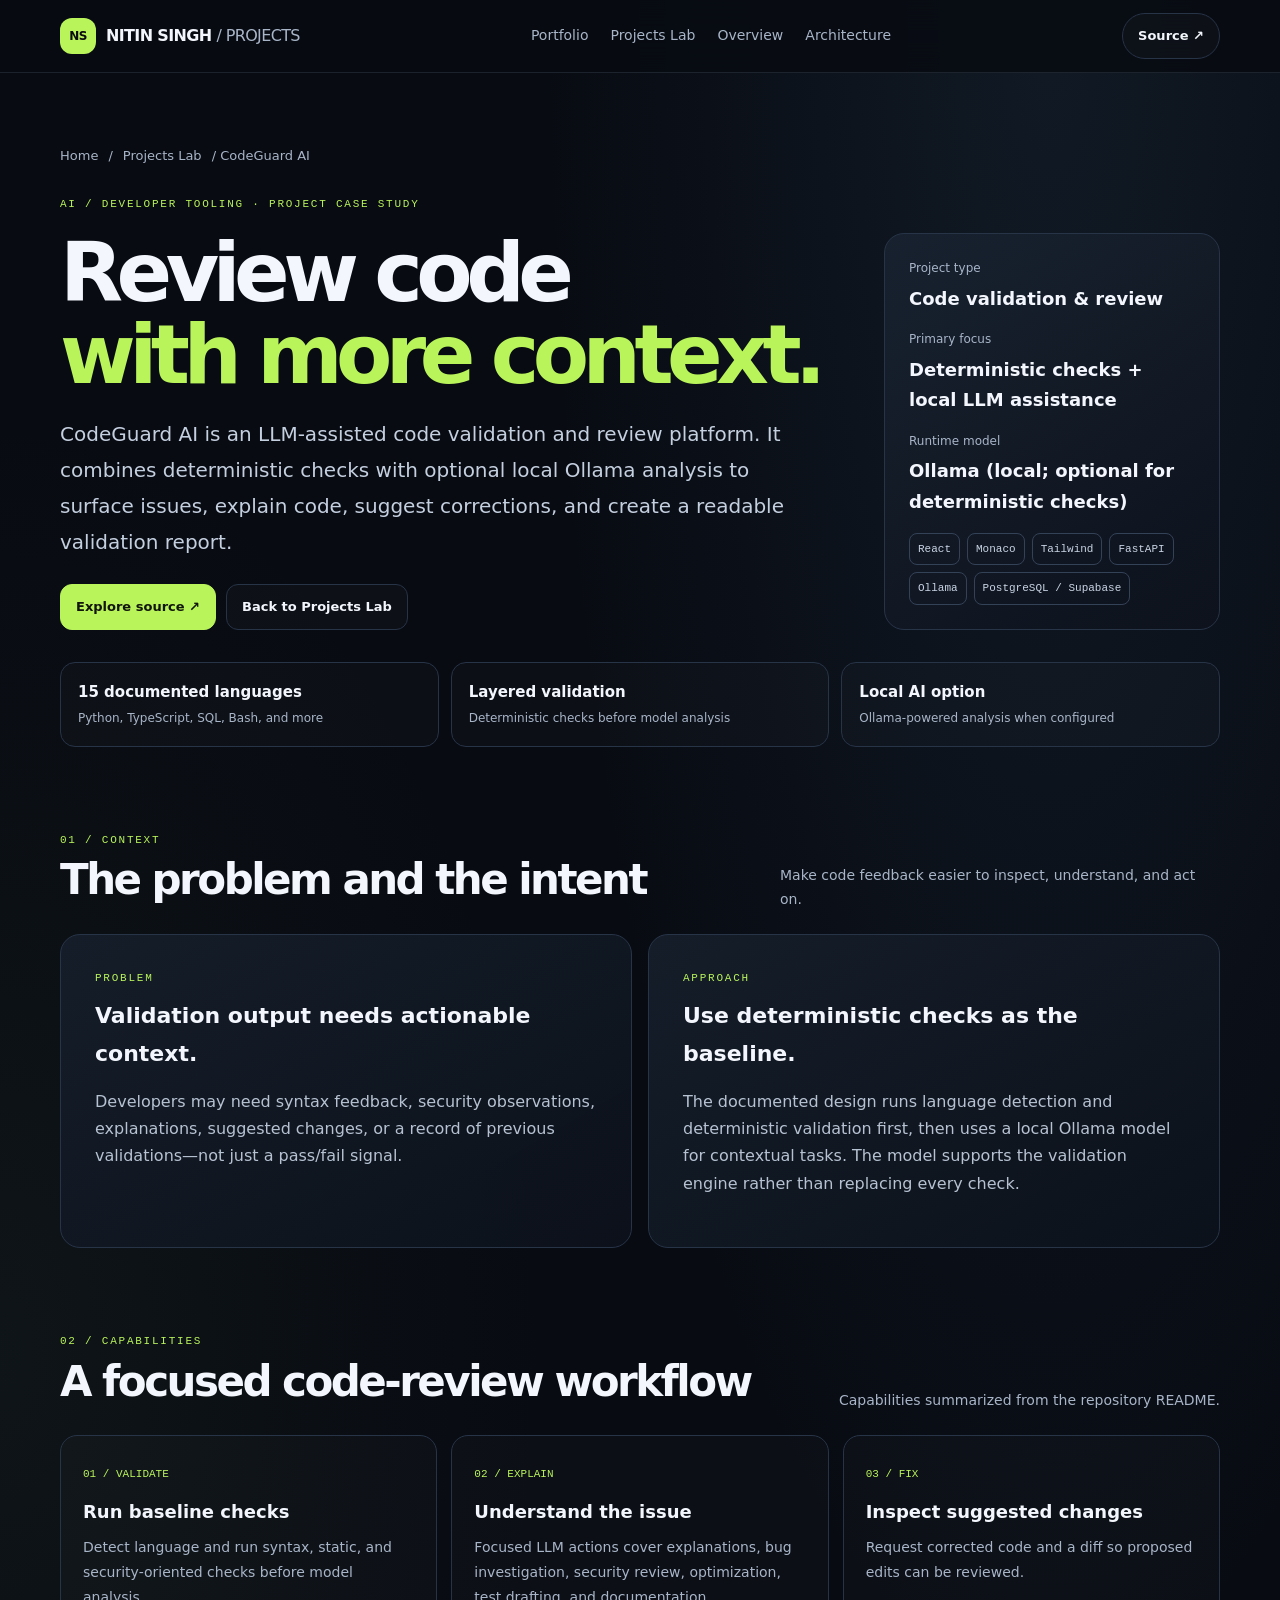
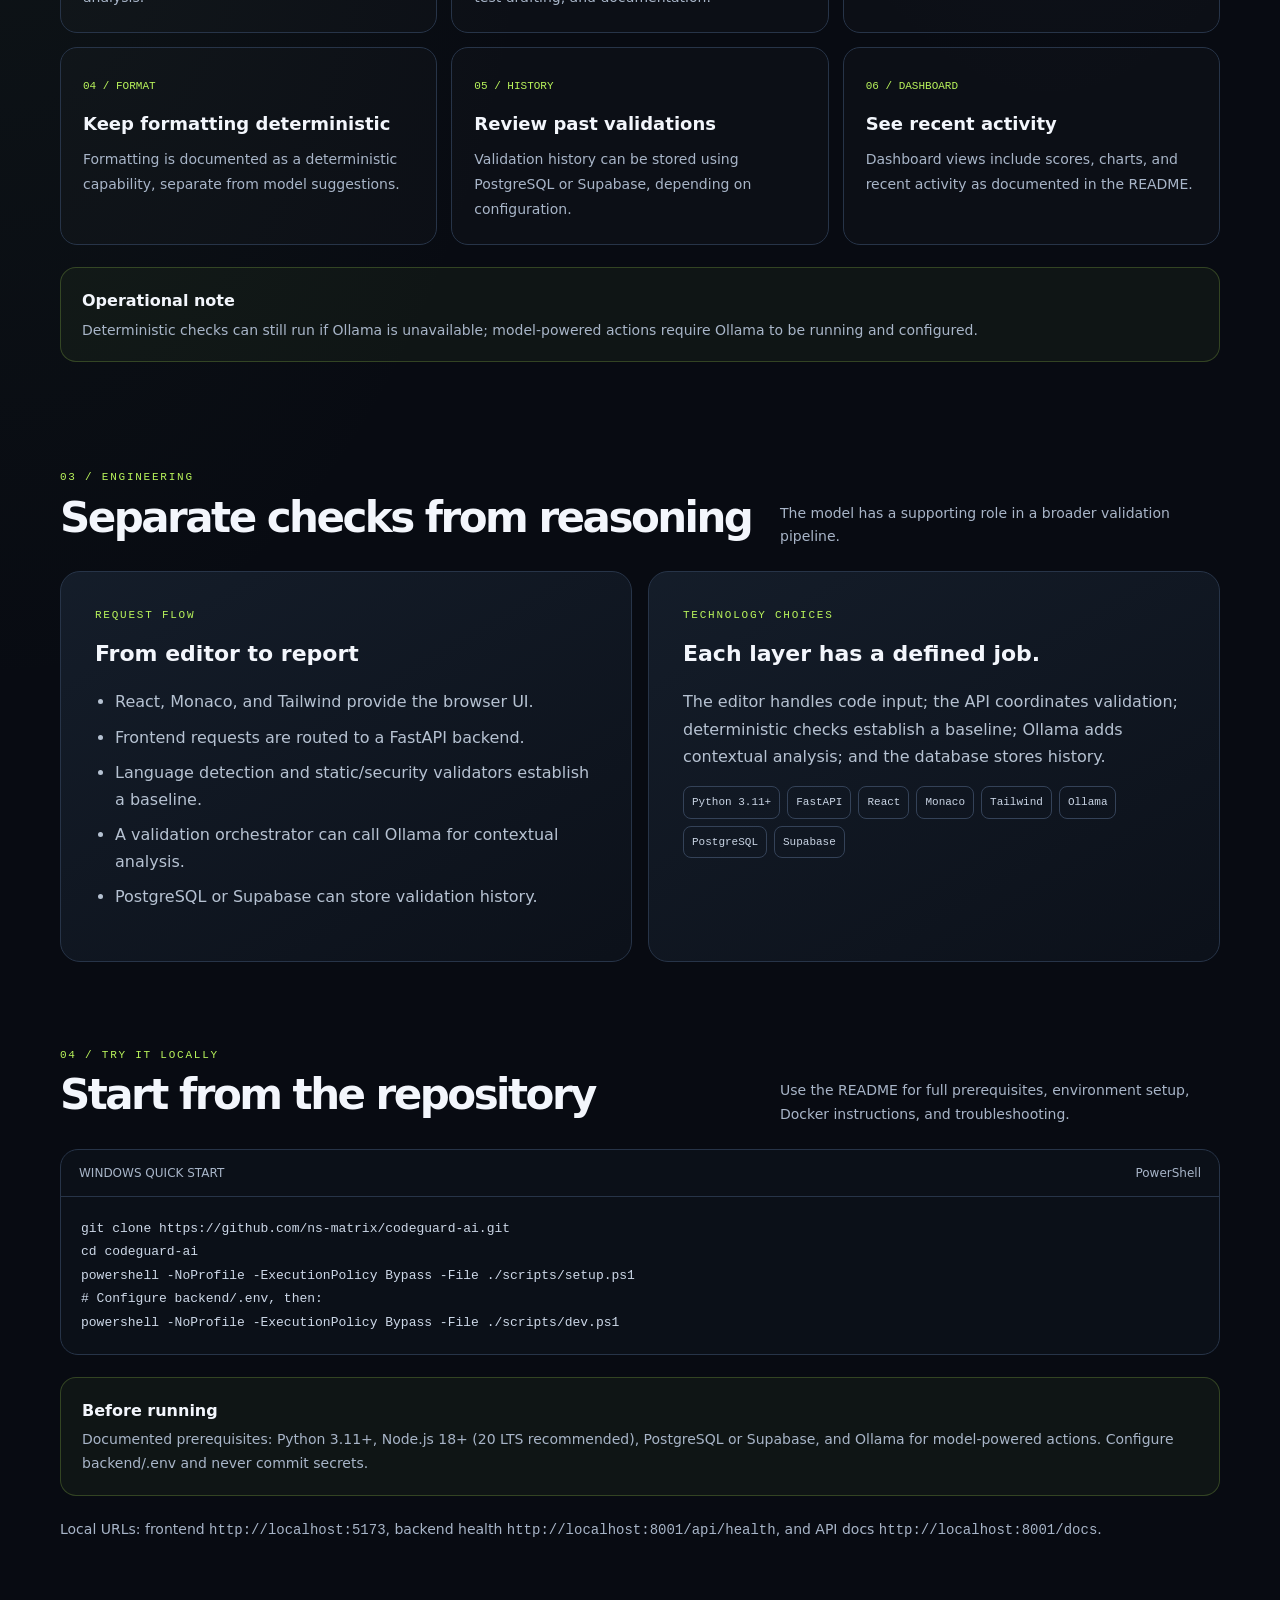
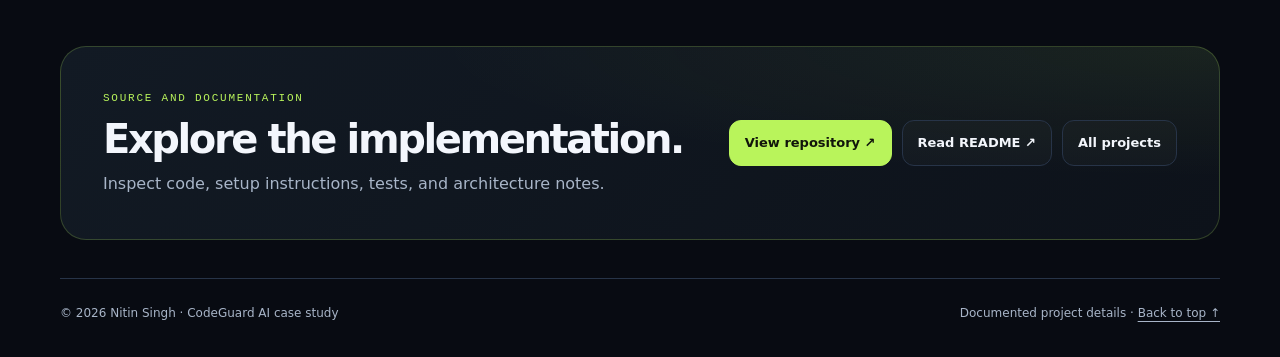
<file: codeguard-ai.html>
<!doctype html>
<html lang="en"><head><meta charset="utf-8"><meta name="viewport" content="width=device-width,initial-scale=1"><meta name="theme-color" content="#080b12"><title>CodeGuard AI — Nitin Singh | Project Case Study</title><meta name="description" content="CodeGuard AI combines deterministic code validation with local Ollama analysis to explain issues, review security, suggest fixes, and create validation reports."><meta property="og:title" content="CodeGuard AI — Nitin Singh"><meta property="og:description" content="A technical case study of an LLM-assisted code validation and review platform."><link rel="stylesheet" href="assets/css/project-page.css"></head><body>
<header class="topbar"><div class="wrap nav"><a class="brand" href="index.html"><span class="mark">NS</span><span>NITIN SINGH <span style="color:var(--muted);font-weight:500">/ PROJECTS</span></span></a><nav class="navlinks" aria-label="Main navigation"><a href="index.html">Portfolio</a><a href="projects-showcase.html">Projects Lab</a><a href="#overview">Overview</a><a href="#architecture">Architecture</a></nav><a class="pill" href="https://github.com/ns-matrix/codeguard-ai" target="_blank" rel="noopener noreferrer">Source ↗</a></div></header>
<main><section class="hero wrap" id="overview"><div class="crumb"><a href="index.html">Home</a> / <a href="projects-showcase.html">Projects Lab</a> / CodeGuard AI</div><div class="hero-grid"><div><div class="eyebrow">AI / DEVELOPER TOOLING · PROJECT CASE STUDY</div><h1>Review code<br><span>with more context.</span></h1><p class="lead">CodeGuard AI is an LLM-assisted code validation and review platform. It combines deterministic checks with optional local Ollama analysis to surface issues, explain code, suggest corrections, and create a readable validation report.</p><div class="hero-actions"><a class="btn primary" href="https://github.com/ns-matrix/codeguard-ai" target="_blank" rel="noopener noreferrer">Explore source ↗</a><a class="btn" href="projects-showcase.html">Back to Projects Lab</a></div></div><aside class="summary-card"><span class="label">Project type</span><strong>Code validation & review</strong><span class="label">Primary focus</span><strong>Deterministic checks + local LLM assistance</strong><span class="label">Runtime model</span><strong>Ollama (local; optional for deterministic checks)</strong><div class="tag-row"><span class="tag">React</span><span class="tag">Monaco</span><span class="tag">Tailwind</span><span class="tag">FastAPI</span><span class="tag">Ollama</span><span class="tag">PostgreSQL / Supabase</span></div></aside></div><div class="metrics"><div class="metric"><b>15 documented languages</b><span>Python, TypeScript, SQL, Bash, and more</span></div><div class="metric"><b>Layered validation</b><span>Deterministic checks before model analysis</span></div><div class="metric"><b>Local AI option</b><span>Ollama-powered analysis when configured</span></div></div></section>
<section class="section wrap"><div class="section-head"><div><div class="eyebrow">01 / Context</div><h2>The problem and the intent</h2></div><p>Make code feedback easier to inspect, understand, and act on.</p></div><div class="two-col"><article class="panel"><div class="eyebrow">Problem</div><h3>Validation output needs actionable context.</h3><p>Developers may need syntax feedback, security observations, explanations, suggested changes, or a record of previous validations—not just a pass/fail signal.</p></article><article class="panel"><div class="eyebrow">Approach</div><h3>Use deterministic checks as the baseline.</h3><p>The documented design runs language detection and deterministic validation first, then uses a local Ollama model for contextual tasks. The model supports the validation engine rather than replacing every check.</p></article></div></section>
<section class="section wrap"><div class="section-head"><div><div class="eyebrow">02 / Capabilities</div><h2>A focused code-review workflow</h2></div><p>Capabilities summarized from the repository README.</p></div><div class="feature-grid"><article class="feature"><span class="index">01 / VALIDATE</span><h3>Run baseline checks</h3><p>Detect language and run syntax, static, and security-oriented checks before model analysis.</p></article><article class="feature"><span class="index">02 / EXPLAIN</span><h3>Understand the issue</h3><p>Focused LLM actions cover explanations, bug investigation, security review, optimization, test drafting, and documentation.</p></article><article class="feature"><span class="index">03 / FIX</span><h3>Inspect suggested changes</h3><p>Request corrected code and a diff so proposed edits can be reviewed.</p></article><article class="feature"><span class="index">04 / FORMAT</span><h3>Keep formatting deterministic</h3><p>Formatting is documented as a deterministic capability, separate from model suggestions.</p></article><article class="feature"><span class="index">05 / HISTORY</span><h3>Review past validations</h3><p>Validation history can be stored using PostgreSQL or Supabase, depending on configuration.</p></article><article class="feature"><span class="index">06 / DASHBOARD</span><h3>See recent activity</h3><p>Dashboard views include scores, charts, and recent activity as documented in the README.</p></article></div><div class="callout"><b>Operational note</b><p>Deterministic checks can still run if Ollama is unavailable; model-powered actions require Ollama to be running and configured.</p></div></section>
<section class="section wrap" id="architecture"><div class="section-head"><div><div class="eyebrow">03 / Engineering</div><h2>Separate checks from reasoning</h2></div><p>The model has a supporting role in a broader validation pipeline.</p></div><div class="two-col"><article class="panel"><div class="eyebrow">Request flow</div><h3>From editor to report</h3><ul><li>React, Monaco, and Tailwind provide the browser UI.</li><li>Frontend requests are routed to a FastAPI backend.</li><li>Language detection and static/security validators establish a baseline.</li><li>A validation orchestrator can call Ollama for contextual analysis.</li><li>PostgreSQL or Supabase can store validation history.</li></ul></article><article class="panel"><div class="eyebrow">Technology choices</div><h3>Each layer has a defined job.</h3><p>The editor handles code input; the API coordinates validation; deterministic checks establish a baseline; Ollama adds contextual analysis; and the database stores history.</p><div class="stack"><span class="tag">Python 3.11+</span><span class="tag">FastAPI</span><span class="tag">React</span><span class="tag">Monaco</span><span class="tag">Tailwind</span><span class="tag">Ollama</span><span class="tag">PostgreSQL</span><span class="tag">Supabase</span></div></article></div></section>
<section class="section wrap"><div class="section-head"><div><div class="eyebrow">04 / Try it locally</div><h2>Start from the repository</h2></div><p>Use the README for full prerequisites, environment setup, Docker instructions, and troubleshooting.</p></div><div class="code-panel"><div class="code-title"><span>WINDOWS QUICK START</span><span>PowerShell</span></div><pre><code>git clone https://github.com/ns-matrix/codeguard-ai.git
cd codeguard-ai
powershell -NoProfile -ExecutionPolicy Bypass -File ./scripts/setup.ps1
# Configure backend/.env, then:
powershell -NoProfile -ExecutionPolicy Bypass -File ./scripts/dev.ps1</code></pre></div><div class="callout"><b>Before running</b><p>Documented prerequisites: Python 3.11+, Node.js 18+ (20 LTS recommended), PostgreSQL or Supabase, and Ollama for model-powered actions. Configure backend/.env and never commit secrets.</p></div><p style="color:var(--muted);font-size:14px">Local URLs: frontend <code>http://localhost:5173</code>, backend health <code>http://localhost:8001/api/health</code>, and API docs <code>http://localhost:8001/docs</code>.</p></section>
<section class="wrap cta"><div><div class="eyebrow">Source and documentation</div><h2>Explore the implementation.</h2><p>Inspect code, setup instructions, tests, and architecture notes.</p></div><div class="cta-actions"><a class="btn primary" href="https://github.com/ns-matrix/codeguard-ai" target="_blank" rel="noopener noreferrer">View repository ↗</a><a class="btn" href="https://github.com/ns-matrix/codeguard-ai#readme" target="_blank" rel="noopener noreferrer">Read README ↗</a><a class="btn" href="projects-showcase.html">All projects</a></div></section></main>
<footer class="wrap footer"><span>© <span id="year"></span> Nitin Singh · CodeGuard AI case study</span><span>Documented project details · <a class="text-link" href="#overview">Back to top ↑</a></span></footer><script>document.getElementById("year").textContent=new Date().getFullYear();</script></body></html>
</file>
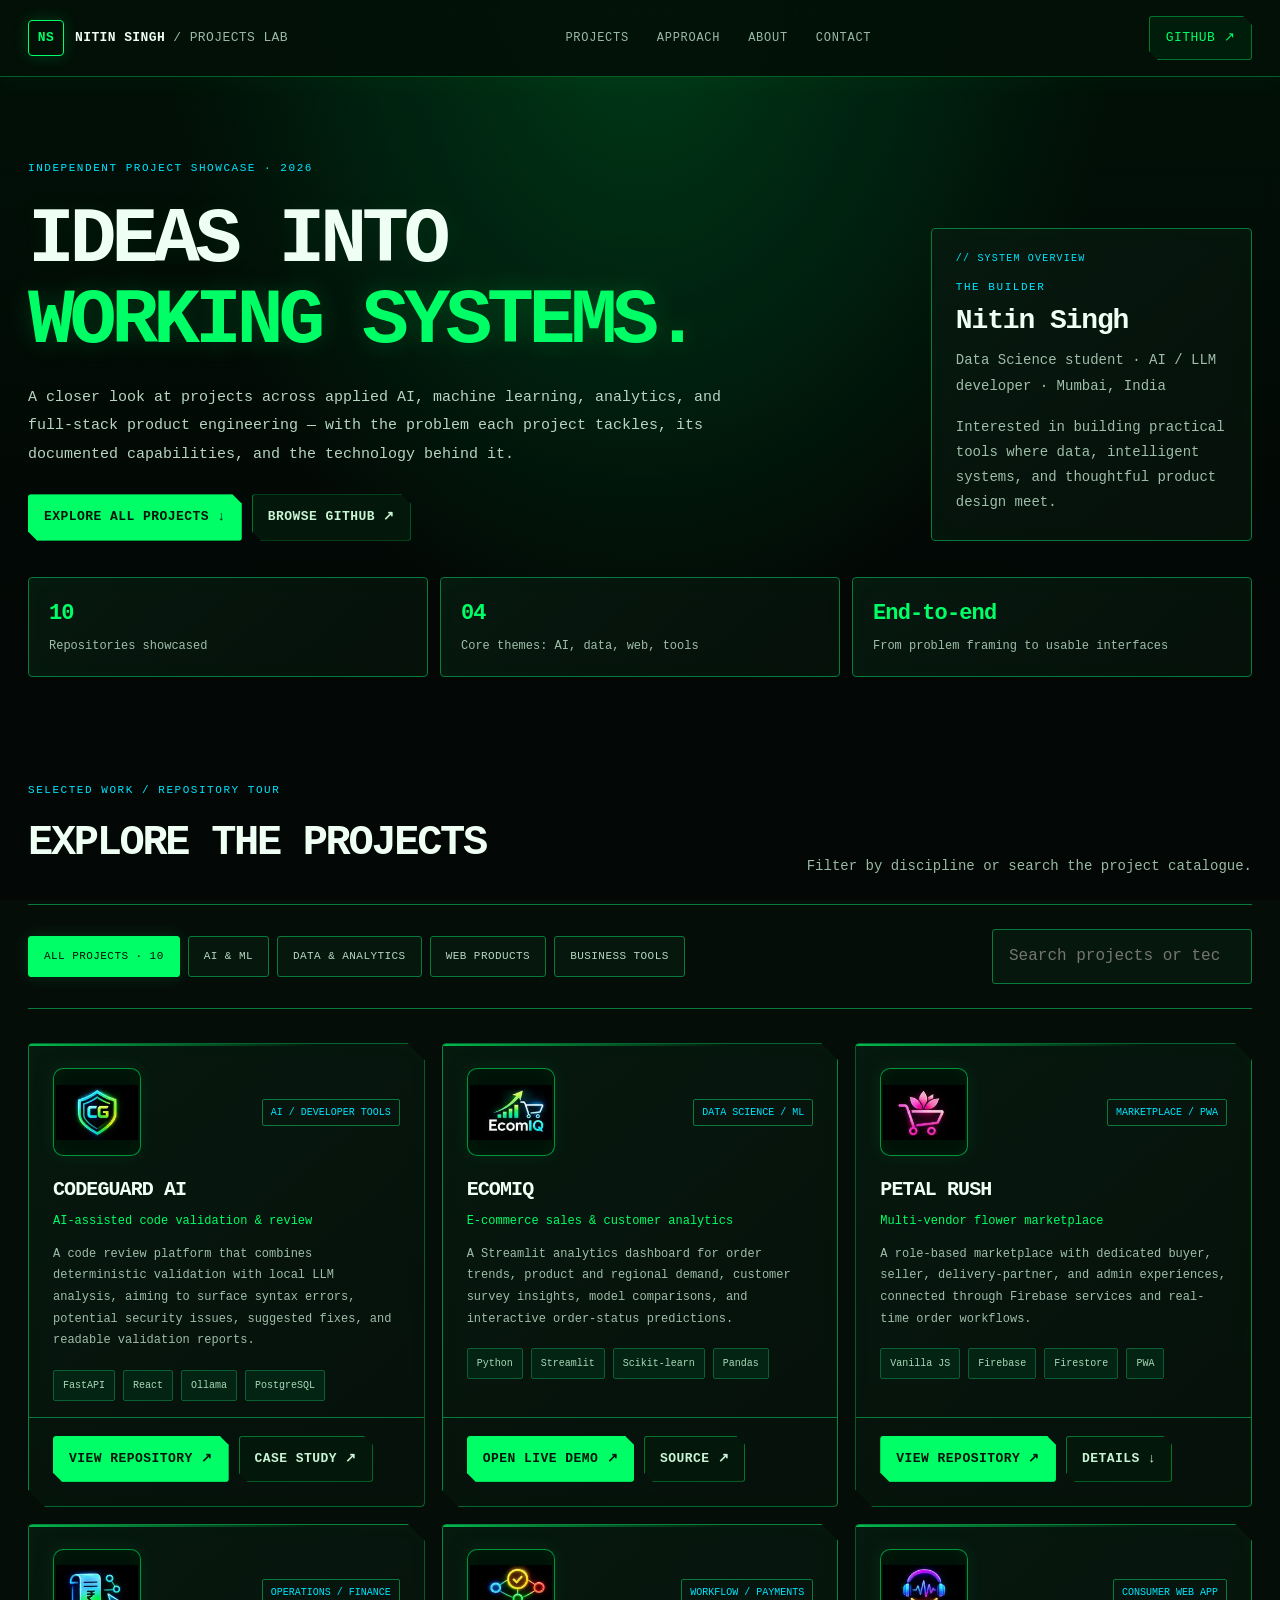
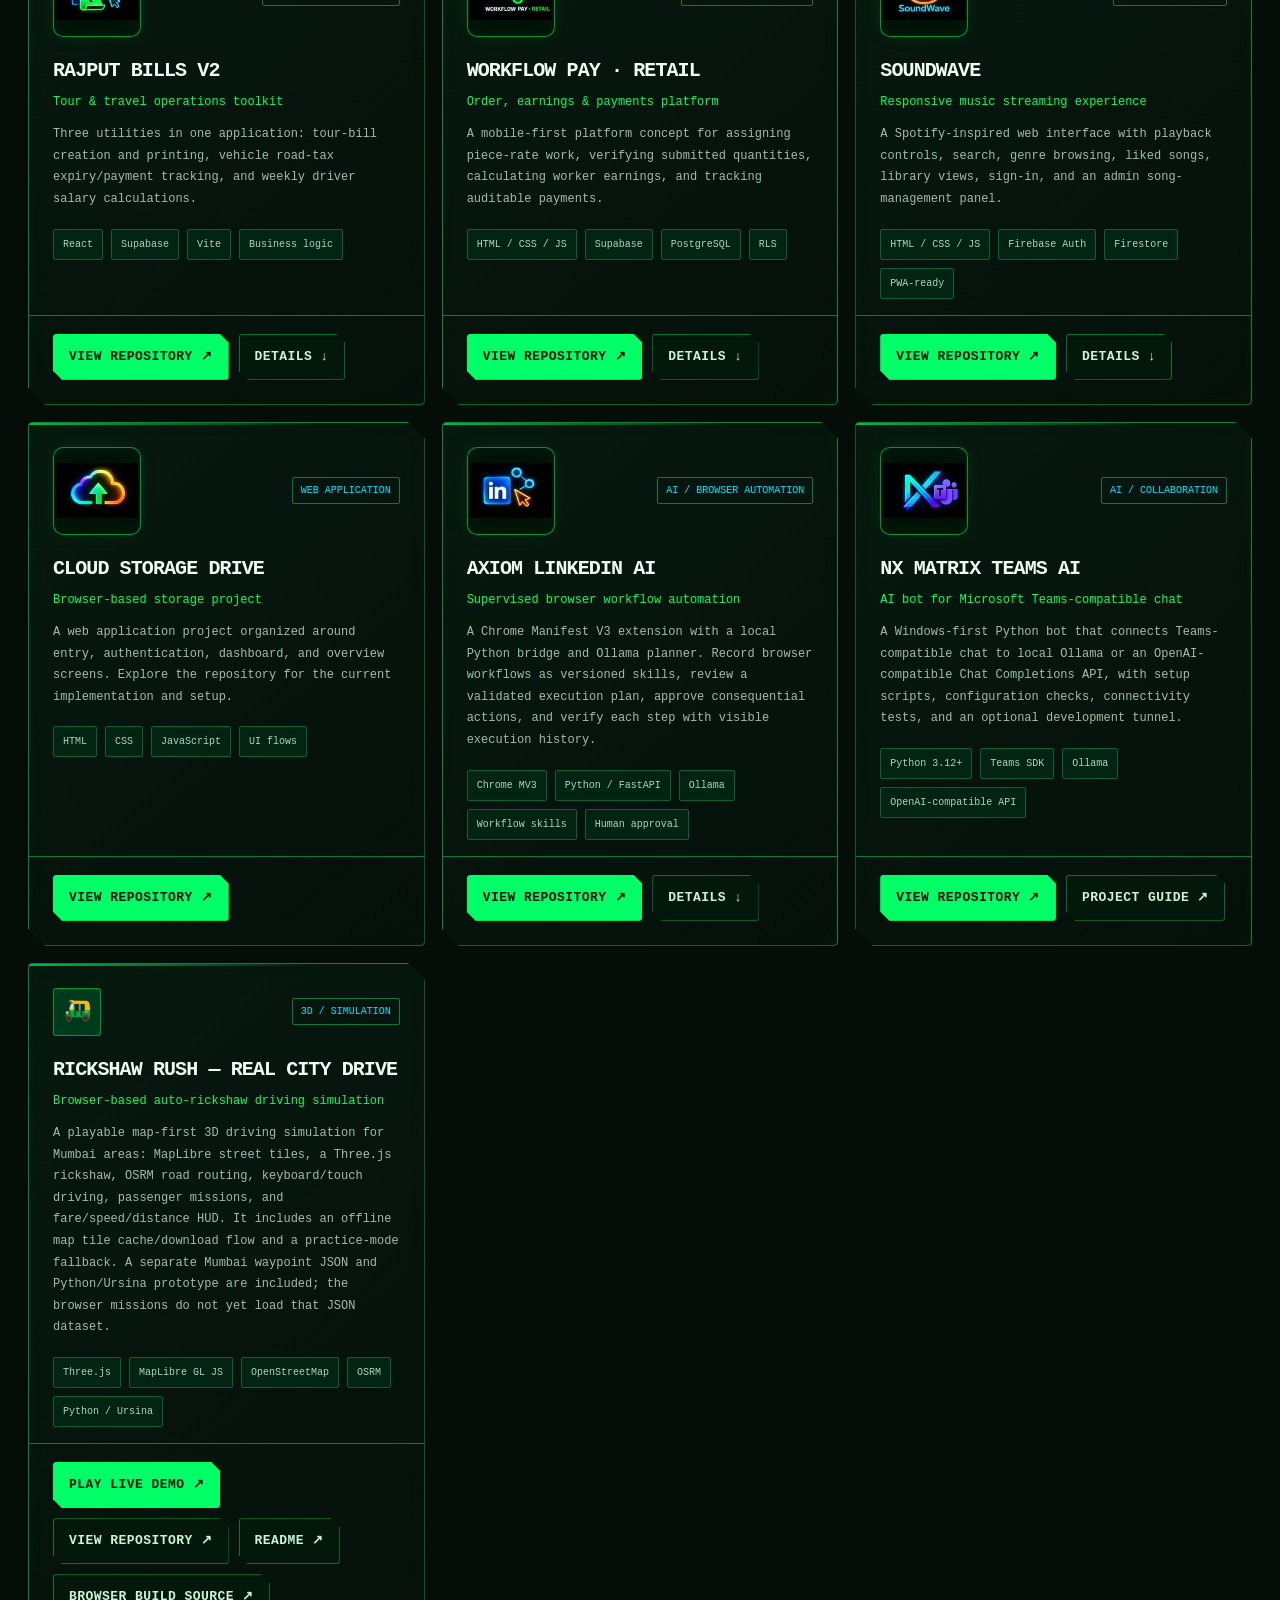
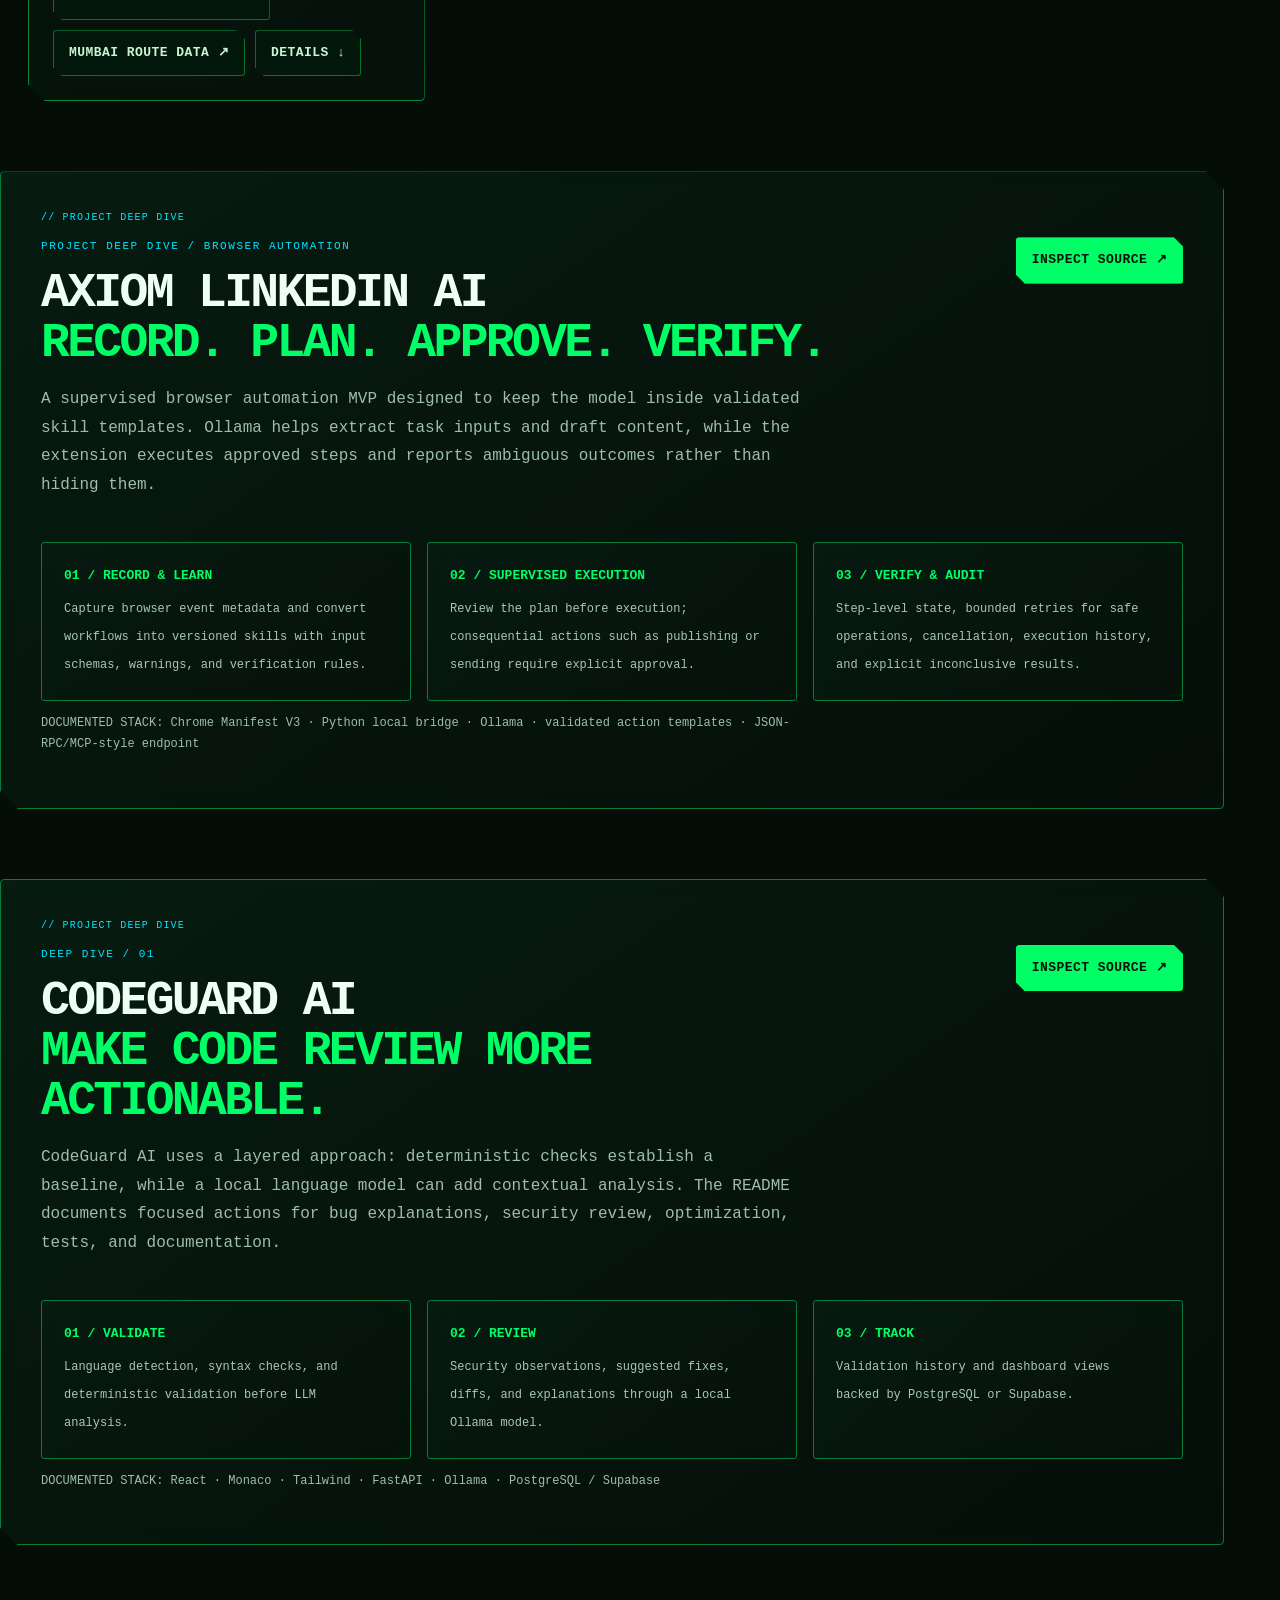
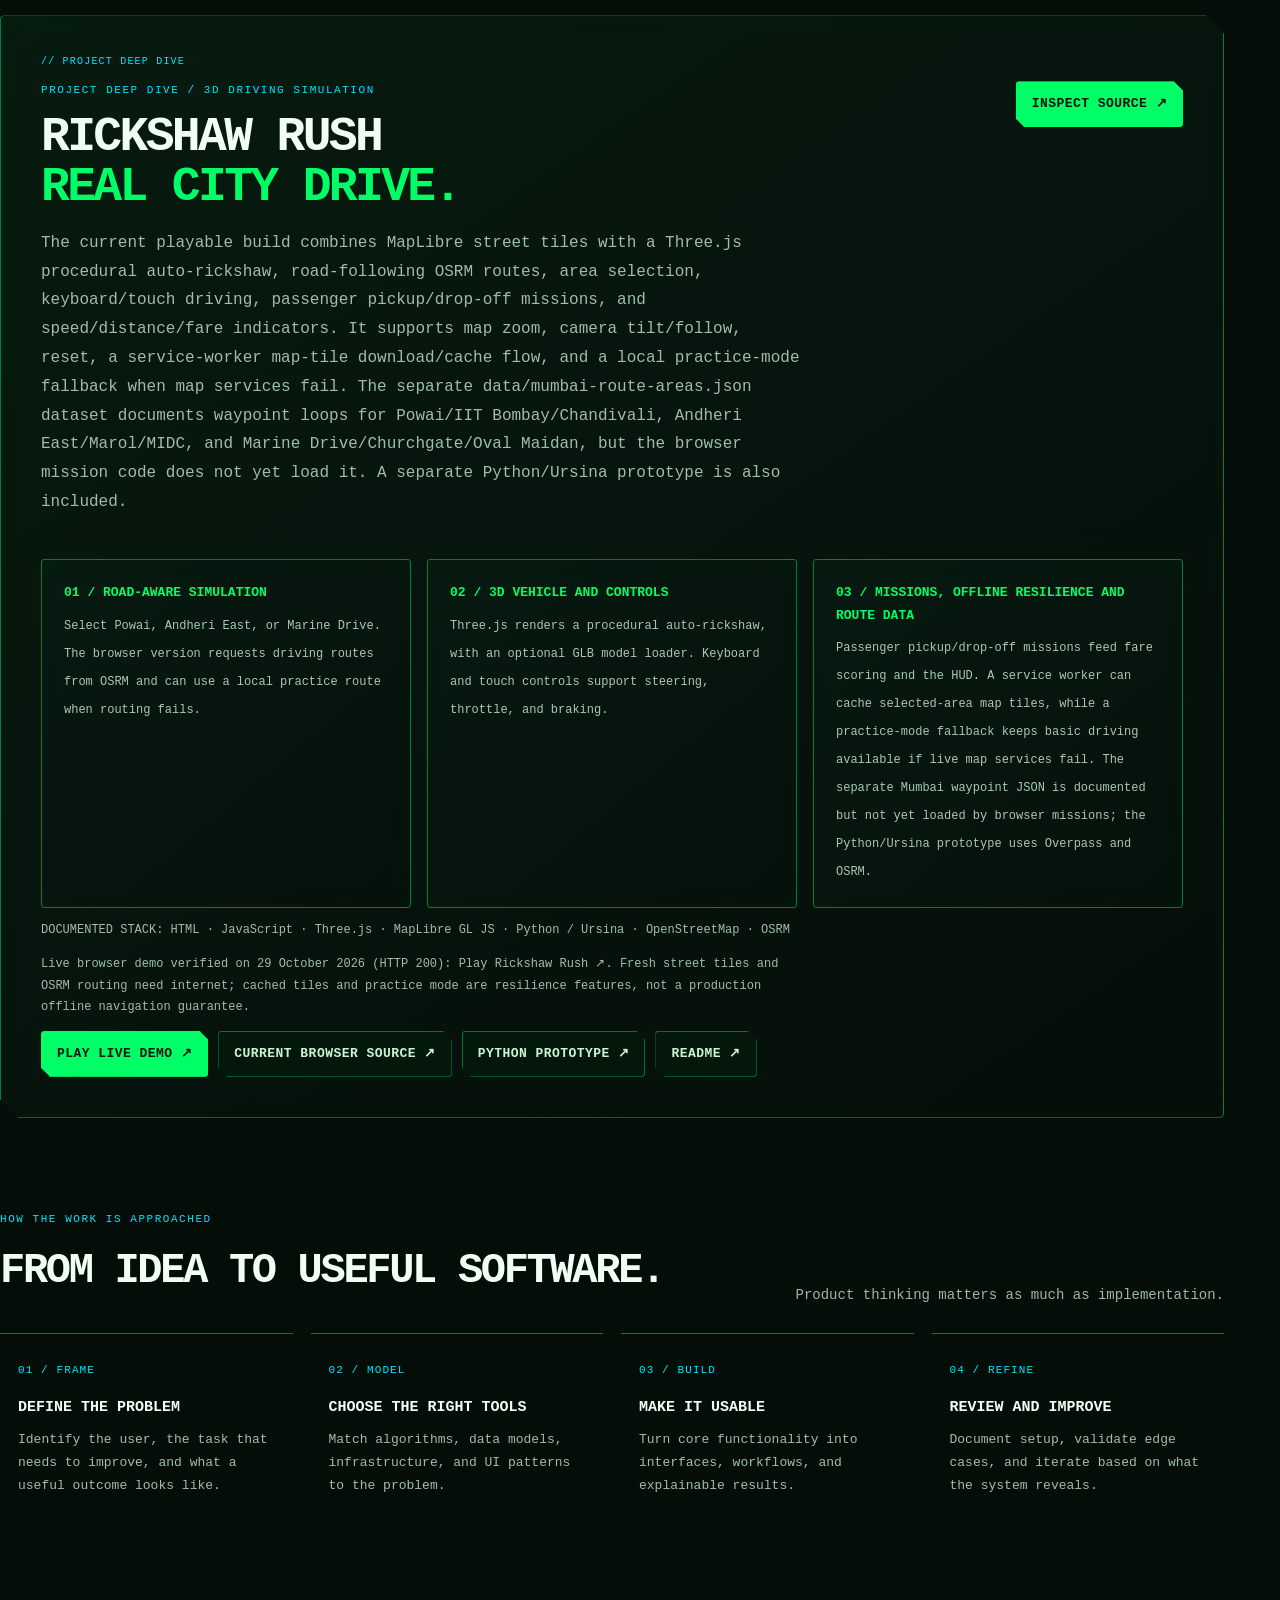
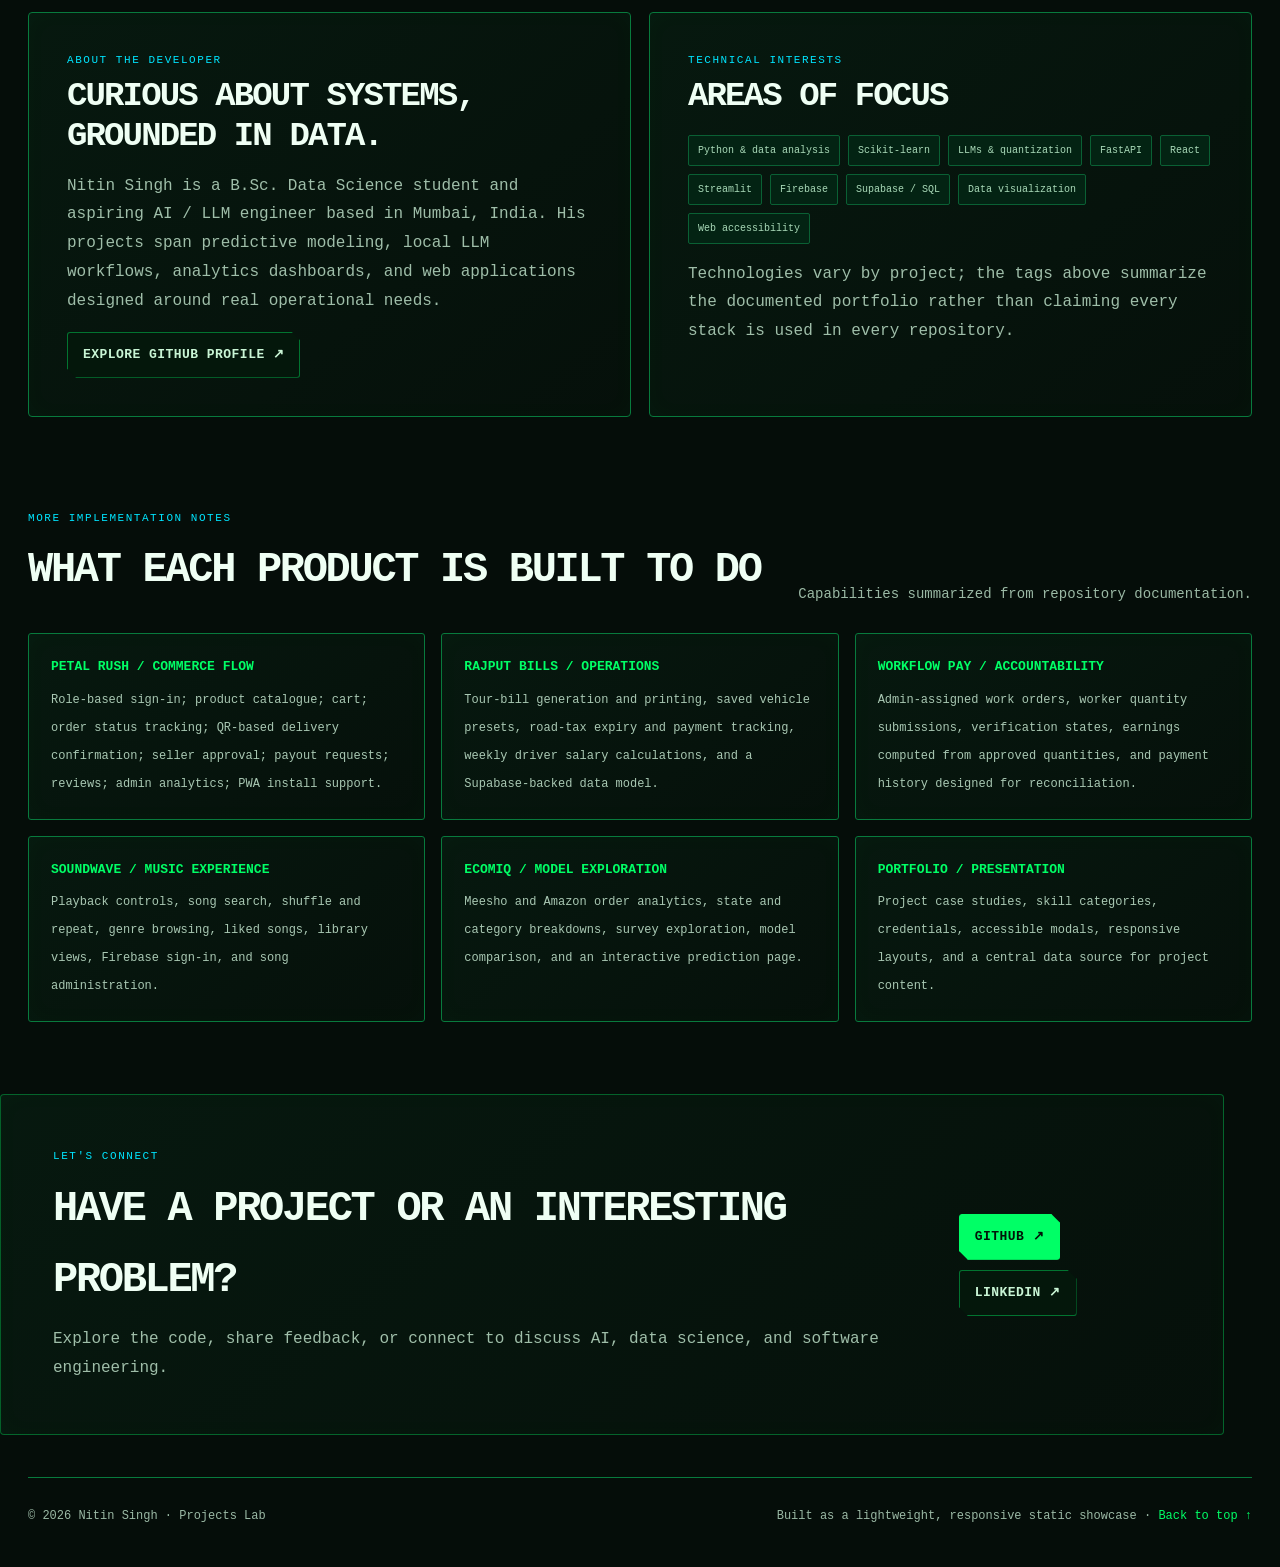
<file: projects-showcase.html>
<!doctype html>
<html lang="en">
<head>
<meta charset="utf-8">
<meta name="viewport" content="width=device-width,initial-scale=1">
<meta name="theme-color" content="#090b10">
<title>Projects Lab — Nitin Singh | AI, Data Science & Software</title>
<meta name="description" content="Explore Nitin Singh's project portfolio: CodeGuard AI, EcomIQ, Petal Rush, WorkFlow Pay, Rajput Bills, SoundWave, cloud storage, and more.">
<meta property="og:title" content="Projects Lab — Nitin Singh">
<meta property="og:description" content="A detailed showcase of AI, machine learning, analytics, and full-stack projects.">
<style>
:root{color-scheme:dark;--bg:#090b10;--panel:#11151d;--panel2:#151b25;--line:#26303e;--text:#f2f5fa;--muted:#a1adbd;--lime:#c8ff5a;--cyan:#74e7d4;--violet:#b7a0ff;--radius:22px;--max:1200px}
*{box-sizing:border-box}html{scroll-behavior:smooth}body{margin:0;background:radial-gradient(ellipse at 80% -10%,#202d36 0,transparent 36%),radial-gradient(ellipse at 0% 28%,#17251d 0,transparent 27%),var(--bg);color:var(--text);font:16px/1.65 Inter,ui-sans-serif,system-ui,-apple-system,"Segoe UI",sans-serif}a{color:inherit;text-decoration:none}button,input{font:inherit}.wrap{width:min(var(--max),calc(100% - 40px));margin:auto}.mono,.eyebrow,.tag,.number{font-family:"SFMono-Regular",Consolas,monospace}.topbar{position:sticky;top:0;z-index:10;background:#090b10d9;backdrop-filter:blur(18px);border-bottom:1px solid #ffffff12}.nav{height:72px;display:flex;align-items:center;justify-content:space-between;gap:20px}.brand{display:flex;align-items:center;gap:11px;font-weight:850;letter-spacing:-.04em}.mark{display:grid;place-items:center;width:36px;height:36px;border-radius:12px;background:var(--lime);color:#0a0c0e;font-size:13px}.navlinks{display:flex;gap:24px;color:var(--muted);font-size:14px}.navlinks a:hover{color:var(--lime)}.pill{border:1px solid #ffffff24;border-radius:999px;padding:9px 14px;font-size:13px;color:var(--text);background:#ffffff06}.hero{padding:86px 0 58px}.eyebrow{color:var(--lime);font-size:12px;letter-spacing:.16em;text-transform:uppercase}.hero-grid{display:grid;grid-template-columns:1.4fr .6fr;gap:40px;align-items:end}.hero h1{font-size:clamp(44px,7.3vw,88px);line-height:.99;letter-spacing:-.075em;margin:22px 0}.hero h1 span{color:var(--lime)}.lead{font-size:clamp(17px,2vw,20px);color:#c0c9d5;max-width:760px}.hero-side{border:1px solid var(--line);border-radius:var(--radius);padding:24px;background:linear-gradient(145deg,#1b222b,#10141b)}.hero-side strong{display:block;font-size:34px;letter-spacing:-.06em}.hero-side p{color:var(--muted);margin:4px 0 0;font-size:14px}.stats{display:grid;grid-template-columns:repeat(3,1fr);gap:12px;margin-top:36px}.stat{padding:18px 20px;border:1px solid var(--line);border-radius:17px;background:#ffffff04}.stat b{font-size:24px;display:block;letter-spacing:-.04em}.stat span{font-size:12px;color:var(--muted)}.toolbar{display:flex;align-items:center;justify-content:space-between;gap:18px;padding:24px 0;border-top:1px solid var(--line);border-bottom:1px solid var(--line);margin-bottom:28px}.filters{display:flex;flex-wrap:wrap;gap:8px}.filter{cursor:pointer;border:1px solid var(--line);background:#ffffff04;color:var(--muted);border-radius:999px;padding:9px 13px;font-size:13px}.filter.active,.filter:hover{background:var(--lime);border-color:var(--lime);color:#10130b}.search{width:min(260px,100%);border:1px solid var(--line);background:#11151d;color:var(--text);border-radius:12px;padding:11px 14px;outline:none}.search:focus{border-color:var(--lime)}.section-heading{display:flex;justify-content:space-between;align-items:end;gap:18px;margin:40px 0 22px}.section-heading h2{font-size:clamp(26px,3vw,38px);letter-spacing:-.055em;margin:8px 0 0}.section-heading p{margin:0;color:var(--muted);font-size:14px}.grid{display:grid;grid-template-columns:repeat(3,minmax(0,1fr));gap:16px}.card{display:flex;flex-direction:column;min-height:365px;border:1px solid var(--line);border-radius:var(--radius);background:linear-gradient(155deg,#161c25,#0f1219 78%);overflow:hidden;transition:transform .2s,border-color .2s}.card:hover{transform:translateY(-4px);border-color:#82966b}.card-top{padding:22px 22px 0;display:flex;justify-content:space-between;align-items:center;gap:12px}.iconbox{width:48px;height:48px;display:grid;place-items:center;border-radius:15px;font-size:22px;background:#c8ff5a16;border:1px solid #c8ff5a30}.category{font-size:11px;color:var(--muted);border:1px solid var(--line);padding:5px 8px;border-radius:999px}.card-body{padding:20px 22px 12px;flex:1}.card h3{font-size:23px;letter-spacing:-.045em;line-height:1.2;margin:0 0 9px}.subtitle{font-size:13px;color:var(--cyan);margin-bottom:12px}.desc{font-size:14px;color:#b4becb;margin:0}.chips{display:flex;flex-wrap:wrap;gap:7px;margin-top:18px}.chip{font-size:11px;color:#c7d0dc;background:#ffffff07;border:1px solid #ffffff10;border-radius:7px;padding:5px 8px}.card-foot{display:flex;gap:10px;padding:18px 22px 22px;align-items:center;border-top:1px solid #ffffff0c}.btn{display:inline-flex;justify-content:center;align-items:center;gap:8px;border-radius:11px;padding:10px 13px;font-size:13px;font-weight:750;border:1px solid var(--line);background:#ffffff05;cursor:pointer;color:var(--text)}.btn.primary{background:var(--lime);color:#11150b;border-color:var(--lime)}.btn:hover{filter:brightness(1.08)}.btn svg{width:14px;height:14px}.empty{display:none;padding:38px;text-align:center;color:var(--muted);border:1px dashed var(--line);border-radius:18px}.feature{margin:82px 0 0;padding:30px;border:1px solid var(--line);border-radius:28px;background:linear-gradient(135deg,#1a241e,#11151d 65%)}.feature-head{display:flex;justify-content:space-between;gap:20px;align-items:start}.feature h2{font-size:clamp(28px,4vw,44px);letter-spacing:-.06em;line-height:1.05;margin:12px 0}.feature p{color:#b8c3cf;max-width:760px}.feature-grid{display:grid;grid-template-columns:repeat(3,1fr);gap:12px;margin-top:26px}.feature-item{padding:18px;border:1px solid #ffffff16;background:#ffffff05;border-radius:16px}.feature-item b{display:block;margin-bottom:6px}.feature-item span{color:var(--muted);font-size:13px}.process{margin:80px 0}.process-grid{display:grid;grid-template-columns:repeat(4,1fr);gap:12px}.process-item{padding:20px;border-top:1px solid var(--line)}.number{color:var(--lime);font-size:12px}.process-item h3{margin:12px 0 7px;font-size:17px}.process-item p{margin:0;color:var(--muted);font-size:13px}.about{display:grid;grid-template-columns:1fr 1fr;gap:20px;margin:80px 0}.about-panel{padding:28px;border:1px solid var(--line);border-radius:var(--radius);background:#ffffff04}.about-panel h2{font-size:30px;letter-spacing:-.05em;margin:8px 0 12px}.about-panel p{color:var(--muted)}.contact{padding:44px;border:1px solid #c8ff5a40;border-radius:28px;background:radial-gradient(ellipse at 100% 0,#c8ff5a14,transparent 50%),#10151a;margin:70px 0 40px;display:flex;align-items:center;justify-content:space-between;gap:25px}.contact h2{font-size:clamp(28px,4vw,42px);letter-spacing:-.06em;margin:8px 0}.contact p{color:var(--muted);margin:0}.footer{padding:26px 0 40px;border-top:1px solid var(--line);display:flex;justify-content:space-between;gap:20px;color:var(--muted);font-size:12px}.hide{display:none!important}
@media(max-width:950px){.grid{grid-template-columns:repeat(2,minmax(0,1fr))}.hero-grid{grid-template-columns:1fr}.hero-side{max-width:400px}.process-grid{grid-template-columns:repeat(2,1fr)}}
@media(max-width:620px){.wrap{width:min(100% - 28px,var(--max))}.nav{height:62px}.navlinks{display:none}.hero{padding:58px 0 38px}.stats{grid-template-columns:1fr;gap:8px}.stat{display:flex;justify-content:space-between;align-items:center}.stat b{font-size:21px}.toolbar{align-items:stretch;flex-direction:column}.search{width:100%}.grid{grid-template-columns:1fr}.card{min-height:unset}.feature{padding:22px;margin-top:56px}.feature-head{display:block}.feature-grid{grid-template-columns:1fr}.process-grid,.about{grid-template-columns:1fr}.process,.about{margin:58px 0}.contact{padding:26px;display:block}.contact .btn{margin-top:20px}.footer{flex-direction:column}.section-heading{align-items:start;flex-direction:column}}
@media(prefers-reduced-motion:reduce){html{scroll-behavior:auto}*,*::before,*::after{transition:none!important}}

/* Professional Projects Lab refresh — 2026 */
:root{
 --bg:#080b12;--panel:#101722;--panel2:#141e2b;--line:#273448;
 --text:#f3f6fc;--muted:#a8b5c8;--lime:#b9f45b;--cyan:#75dcca;
 --violet:#a9a1ff;--radius:20px;--max:1240px
}
body{
 background:radial-gradient(ellipse at 82% 0%,rgba(55,91,120,.19),transparent 34%),
 radial-gradient(ellipse at 0% 38%,rgba(70,105,72,.10),transparent 30%),var(--bg);
 line-height:1.7;letter-spacing:-.008em
}
.wrap{width:min(var(--max),calc(100% - 56px))}
.topbar{background:rgba(8,11,18,.88);border-bottom:1px solid rgba(155,177,206,.14)}
.nav{height:76px}
.mark{border-radius:13px;box-shadow:0 0 24px rgba(185,244,91,.15)}
.navlinks{gap:28px}
.navlinks a{transition:color .18s ease}
.pill{border-color:#354256;padding:10px 16px}
.hero{padding:100px 0 68px}
.hero-grid{grid-template-columns:minmax(0,1.45fr) minmax(280px,.55fr);gap:56px}
.hero h1{font-size:clamp(48px,6.7vw,82px);line-height:1.01;letter-spacing:-.078em;max-width:820px}
.lead{line-height:1.8;color:#c4cfdf;max-width:720px}
.hero-side{border-color:#2b394c;background:linear-gradient(145deg,rgba(24,34,48,.94),rgba(13,18,28,.96));box-shadow:0 20px 60px rgba(0,0,0,.13)}
.hero-side strong{font-size:30px}
.stat{background:rgba(255,255,255,.025);border-color:#273448;padding:20px 22px}
.stat b{font-size:27px}
.toolbar{position:relative;gap:22px;margin-bottom:34px;border-color:#273448}
.filter{padding:10px 15px;background:#101722}
.search{border-color:#334158;background:#0e1520;padding:13px 16px}
.section-heading{margin:48px 0 25px}
.section-heading h2{font-size:clamp(30px,3.5vw,42px);letter-spacing:-.06em}
.grid{gap:20px}
.card{min-height:360px;border-color:#273448;background:linear-gradient(160deg,rgba(21,30,43,.98),rgba(12,17,26,.98));box-shadow:0 10px 30px rgba(0,0,0,.08);transition:transform .22s ease,border-color .22s ease,box-shadow .22s ease}
.card:hover{transform:translateY(-5px);border-color:#718d58;box-shadow:0 20px 48px rgba(0,0,0,.2)}
.card-top{padding:24px 24px 0}
.card-body{padding:21px 24px 16px}
.card h3{font-size:25px;letter-spacing:-.05em}
.desc{line-height:1.75}
.chips{gap:8px}
.chip{background:#ffffff06;border-color:#ffffff12;padding:6px 9px}
.card-foot{padding:18px 24px 24px;flex-wrap:wrap}
.btn{padding:11px 15px;border-radius:12px;transition:transform .18s ease,filter .18s ease,border-color .18s ease}
.btn:hover{transform:translateY(-1px)}
.btn.primary{box-shadow:0 6px 18px rgba(185,244,91,.12)}
.feature{margin-top:76px;padding:clamp(26px,4vw,44px);border-radius:28px;border-color:#2a394b;background:linear-gradient(135deg,rgba(24,37,34,.86),rgba(15,22,32,.97) 58%);box-shadow:0 20px 60px rgba(0,0,0,.12)}
.feature-head{gap:28px}
.feature h2{font-size:clamp(32px,4.2vw,48px);max-width:850px}
.feature p{line-height:1.85}
.feature-grid{gap:16px}
.feature-item{padding:22px;border-color:#2b394b;background:rgba(255,255,255,.025);line-height:1.75}
.feature-item b{font-size:15px}
.feature-item span{line-height:1.8}
.process{margin:92px 0}
.process-grid{gap:18px}
.process-item{border-top:2px solid #2b394b;padding:22px 18px}
.number{font-size:11px;letter-spacing:.1em}
.process-item h3{font-size:18px}
.about{gap:18px;margin:92px 0}
.about-panel{padding:clamp(24px,3.5vw,38px);background:linear-gradient(145deg,#121a26,#0d121b);border-color:#2b394b}
.about-panel h2{font-size:clamp(27px,3vw,34px);line-height:1.15}
.contact{margin:72px 0 42px;padding:clamp(28px,4.5vw,52px);border-color:rgba(185,244,91,.28);background:radial-gradient(ellipse at 100% 0,rgba(185,244,91,.09),transparent 48%),linear-gradient(135deg,#121a24,#0d121a)}
.contact p{line-height:1.8}
.footer{border-color:#273448;padding-top:28px}
a:focus-visible,button:focus-visible,input:focus-visible{outline:2px solid var(--lime);outline-offset:3px}
@media(max-width:950px){
 .wrap{width:min(var(--max),calc(100% - 36px))}
 .hero{padding-top:76px}
 .hero-grid{grid-template-columns:1fr;gap:30px}
 .hero-side{max-width:520px}
 .feature-head{flex-direction:column}
}
@media(max-width:620px){
 .wrap{width:calc(100% - 28px)}
 .nav{height:64px}
 .hero{padding:58px 0 38px}
 .hero h1{font-size:clamp(42px,12vw,60px)}
 .lead{font-size:16px}
 .section-heading{margin:36px 0 20px}
 .grid{gap:14px}
 .card-top{padding:20px 20px 0}
 .card-body{padding:18px 20px 14px}
 .card-foot{padding:16px 20px 20px}
 .feature{margin-top:54px;padding:22px}
 .feature-grid{grid-template-columns:1fr}
 .process,.about{margin:60px 0}
 .contact{margin-top:52px}
}
@media(prefers-reduced-motion:reduce){.card,.btn,.navlinks a{transition:none!important}}

 
/* IR5H4D-inspired neon terminal theme */
:root{--bg:#050d09;--panel:#081a11;--panel2:#0b2116;--line:#087a3d;--text:#effff4;--muted:#9bb9a5;--lime:#00ff66;--cyan:#00e5ff;--violet:#a4ffcc;--radius:16px;--max:1240px}
body{background:#050d09;color:var(--text);font-family:ui-monospace,SFMono-Regular,Consolas,monospace;letter-spacing:0;position:relative}
body:before{content:"";position:fixed;inset:0;pointer-events:none;z-index:-1;background:radial-gradient(ellipse at 50% 0%,#003f1b 0%,transparent 52%),linear-gradient(180deg,#03130a,#050907 70%);opacity:.95}
body:after{content:"";position:fixed;inset:0;pointer-events:none;z-index:5;background:repeating-linear-gradient(0deg,#00ff6608 0px,#00ff6608 1px,transparent 1px,transparent 4px);opacity:.16}
.topbar{background:#031008eF;border-bottom:1px solid #00ff6655;box-shadow:0 5px 24px #00ff6609}
.mark{background:transparent;color:var(--lime);border:1px solid var(--lime);border-radius:4px;box-shadow:0 0 15px #00ff6630;font-family:Consolas,monospace}
.brand{letter-spacing:.03em;font-size:13px}
.navlinks a{font-family:Consolas,monospace;text-transform:uppercase;font-size:12px;letter-spacing:.06em}
.pill,.btn{border-radius:3px;border-color:#00ff6666;font-family:Consolas,monospace;text-transform:uppercase;letter-spacing:.035em;clip-path:polygon(0 0,calc(100% - 9px) 0,100% 9px,100% 100%,9px 100%,0 calc(100% - 9px))}
.pill{background:#001c0b;color:var(--lime)}
.hero{padding:82px 0 56px}
.eyebrow{color:var(--cyan);font-size:11px;letter-spacing:.14em}
.hero h1{font-family:ui-monospace,Consolas,monospace;text-transform:uppercase;letter-spacing:-.065em;line-height:1.04;font-size:clamp(42px,6.5vw,78px);text-shadow:0 0 22px #00ff6610}
.hero h1 span{color:var(--lime);text-shadow:0 0 24px #00ff6633}
.lead{font-family:ui-monospace,Consolas,monospace;font-size:15px;line-height:1.9;color:#b8d5c1}
.hero-side,.stat,.card,.feature,.feature-item,.about-panel,.contact{border-radius:4px;border-color:#087a3d;background:linear-gradient(140deg,#071a10eF,#06110beF);box-shadow:inset 0 0 25px #00ff6606}
.hero-side{position:relative}
.hero-side:before,.feature:before{content:"// SYSTEM OVERVIEW";display:block;color:var(--cyan);font:10px Consolas,monospace;letter-spacing:.12em;margin-bottom:14px}
.hero-side strong{font-family:ui-monospace,Consolas,monospace;color:#f0fff3;font-size:28px;letter-spacing:-.04em}
.hero-side p,.stat span,.desc,.feature p,.process-item p,.about-panel p,.contact p{font-family:ui-monospace,Consolas,monospace;color:#9fbea9;line-height:1.8}
.stat{border-radius:4px;padding:17px 20px}
.stat b{color:var(--lime);font-family:ui-monospace,Consolas,monospace;font-size:22px}
.toolbar{border-color:#087a3d}
.filter,.search{font-family:Consolas,monospace;border-radius:3px;background:#06180d;border-color:#087a3d;color:#b8d5c1}
.filter{text-transform:uppercase;font-size:11px;letter-spacing:.04em}
.filter.active,.filter:hover{background:var(--lime);border-color:var(--lime);color:#031008;box-shadow:0 0 16px #00ff6625}
.search:focus{border-color:var(--cyan);box-shadow:0 0 0 1px #00e5ff55}
.section-heading h2,.feature h2,.about-panel h2,.contact h2{font-family:ui-monospace,Consolas,monospace;text-transform:uppercase;letter-spacing:-.055em}
.grid{gap:17px}
.card{position:relative;min-height:365px;border:1px solid #07843d;clip-path:polygon(0 0,calc(100% - 17px) 0,100% 17px,100% 100%,17px 100%,0 calc(100% - 17px));transition:transform .22s ease,border-color .22s ease,filter .22s ease}
.card:before{content:"";position:absolute;inset:0 0 auto;height:2px;background:linear-gradient(90deg,var(--lime),transparent 72%);opacity:.7}
.card:hover{transform:translateY(-4px);border-color:var(--lime);filter:drop-shadow(0 0 10px #00ff661b);box-shadow:inset 0 0 35px #00ff660b}
.card-top{padding:22px 22px 0}
.iconbox{border:1px solid #00ff6677;background:#00371a;color:var(--lime);border-radius:3px;box-shadow:inset 0 0 20px #00ff6610}
.category{border-radius:2px;border-color:#087a3d;color:var(--cyan);font:10px Consolas,monospace;text-transform:uppercase}
.card h3{font-family:ui-monospace,Consolas,monospace;text-transform:uppercase;font-size:20px;letter-spacing:-.045em}
.subtitle{font-family:Consolas,monospace;color:var(--lime);font-size:12px}
.desc{font-size:12px}
.chip{border-radius:2px;background:#032313;border-color:#0a6034;color:#a9d9b8;font-family:Consolas,monospace;font-size:10px}
.card-foot{border-color:#087a3d}
.btn{background:#04170b;color:#c9f5d5}
.btn.primary{background:var(--lime);color:#001508;border-color:var(--lime);box-shadow:0 0 18px #00ff662b}
.btn:hover{filter:brightness(1.15);box-shadow:0 0 18px #00ff662b}
.feature{position:relative;margin-top:70px;padding:clamp(24px,4vw,40px);border-radius:4px;background:linear-gradient(145deg,#071b10,#050e09);clip-path:polygon(0 0,calc(100% - 18px) 0,100% 18px,100% 100%,18px 100%,0 calc(100% - 18px))}
.feature:before{content:"// PROJECT DEEP DIVE"}
.feature-item{border-radius:3px;border-color:#087a3d}
.feature-item b{font-family:Consolas,monospace;color:var(--lime);text-transform:uppercase;font-size:13px}
.feature-item span{font-family:Consolas,monospace;font-size:12px;color:#a9c8b3;line-height:1.8}
.number{color:var(--cyan)}
.process-item{border-top:1px solid #087a3d}
.process-item h3{font-family:Consolas,monospace;text-transform:uppercase;font-size:15px}
.about-panel{border-radius:4px}
.contact{border-radius:4px;border-color:#00ff6655}
.footer{border-color:#087a3d;font-family:Consolas,monospace}
.footer a{color:var(--lime)}
a:focus-visible,button:focus-visible,input:focus-visible{outline:2px solid var(--cyan);outline-offset:4px}
@media(max-width:620px){.hero{padding-top:55px}.hero h1{font-size:clamp(37px,11vw,56px)}.card{min-height:unset}.navlinks{display:none}}
@media(prefers-reduced-motion:reduce){.card,.btn{transition:none!important}}


/* Project-brand images: use existing repository assets where available */
.logo-box{position:relative;overflow:hidden;padding:4px;background:#06170d;border:1px solid #087a3d;border-radius:4px;width:58px;height:58px;flex:0 0 58px;}
.project-logo{display:block;width:100%;height:100%;object-fit:contain;position:relative;z-index:1;}
.logo-fallback{display:none;position:absolute;inset:0;align-items:center;justify-content:center;color:var(--lime);font-size:22px;}
.project-logo:not([src]),.project-logo[src=""]{display:none;}
.project-logo{background:transparent;}

/* Unified local project logo assets */
.logo-box{position:relative;overflow:hidden;padding:4px;background:#03170c;border:1px solid #087a3d;border-radius:8px;width:58px;height:58px;flex:0 0 58px;display:grid;place-items:center}
.project-logo{display:block;width:100%;height:100%;object-fit:contain}

/* Individual project logos use explicit root-relative paths for reliable Vercel routing. */
.logo-box img.project-logo{width:100%;height:100%;object-fit:contain;display:block;background:transparent}


/* Larger project branding — reference-matched Projects Lab cards */
.logo-box{
  width:88px;
  height:88px;
  flex:0 0 88px;
  padding:2px;
  border-radius:10px;
  background:rgba(0,18,8,.9);
  border:1px solid rgba(0,255,102,.55);
  box-shadow:0 0 18px rgba(0,255,102,.08), inset 0 0 16px rgba(0,255,102,.05);
}
.logo-box img.project-logo{
  width:100%;
  height:100%;
  object-fit:contain;
  image-rendering:auto;
}
.card-top{
  padding:24px 24px 0;
  align-items:center;
  gap:16px;
}
.category{
  max-width:58%;
  text-align:center;
  line-height:1.5;
}
.card{
  min-height:390px;
}
.card-body{
  padding-top:22px;
}
@media(max-width:620px){
  .logo-box{width:76px;height:76px;flex-basis:76px}
  .card-top{padding:20px 20px 0}
  .card{min-height:unset}
}

</style>
</head>
<body>
<canvas id="matrix-rain" aria-hidden="true" style="position:fixed;inset:0;width:100%;height:100%;z-index:-1;opacity:.15;pointer-events:none"></canvas>
<header class="topbar"><div class="wrap nav"><a class="brand" href="#top"><span class="mark">NS</span><span>NITIN SINGH <span style="color:var(--muted);font-weight:500">/ PROJECTS LAB</span></span></a><nav class="navlinks"><a href="#projects">Projects</a><a href="#approach">Approach</a><a href="#about">About</a><a href="#contact">Contact</a></nav><a class="pill" href="https://github.com/ns-matrix" target="_blank" rel="noreferrer">GitHub ↗</a></div></header>
<main id="top">
<section class="hero"><div class="wrap"><div class="hero-grid"><div><div class="eyebrow">Independent project showcase · 2026</div><h1>Ideas into<br><span>working systems.</span></h1><p class="lead">A closer look at projects across applied AI, machine learning, analytics, and full-stack product engineering — with the problem each project tackles, its documented capabilities, and the technology behind it.</p><div style="display:flex;gap:10px;flex-wrap:wrap;margin-top:25px"><a class="btn primary" href="#projects">Explore all projects ↓</a><a class="btn" href="https://github.com/ns-matrix" target="_blank" rel="noreferrer">Browse GitHub ↗</a></div></div><aside class="hero-side"><div class="eyebrow">The builder</div><strong>Nitin Singh</strong><p>Data Science student · AI / LLM developer · Mumbai, India</p><p style="margin-top:16px">Interested in building practical tools where data, intelligent systems, and thoughtful product design meet.</p></aside></div><div class="stats"><div class="stat"><b>10</b><span>Repositories showcased</span></div><div class="stat"><b>04</b><span>Core themes: AI, data, web, tools</span></div><div class="stat"><b>End-to-end</b><span>From problem framing to usable interfaces</span></div></div></div></section>
<section class="wrap" id="projects"><div class="section-heading"><div><div class="eyebrow">Selected work / repository tour</div><h2>Explore the projects</h2></div><p>Filter by discipline or search the project catalogue.</p></div><div class="toolbar"><div class="filters" role="group" aria-label="Filter projects"><button class="filter active" data-filter="all">All projects · 10</button><button class="filter" data-filter="ai">AI & ML</button><button class="filter" data-filter="data">Data & analytics</button><button class="filter" data-filter="web">Web products</button><button class="filter" data-filter="tools">Business tools</button></div><input class="search" id="search" type="search" placeholder="Search projects or technology…" aria-label="Search projects"></div><div class="grid" id="grid">
<article class="card" data-category="ai" data-search="codeguard ai llm code review validation security python javascript typescript fastapi ollama postgres"><div class="card-top"><div class="iconbox logo-box"><img class="project-logo" src="/assets/projects/codeguard-ai.webp" alt="CodeGuard AI logo" loading="eager" decoding="async"></div><span class="category">AI / Developer tools</span></div><div class="card-body"><h3>CodeGuard AI</h3><div class="subtitle">AI-assisted code validation & review</div><p class="desc">A code review platform that combines deterministic validation with local LLM analysis, aiming to surface syntax errors, potential security issues, suggested fixes, and readable validation reports.</p><div class="chips"><span class="chip">FastAPI</span><span class="chip">React</span><span class="chip">Ollama</span><span class="chip">PostgreSQL</span></div></div><div class="card-foot"><a class="btn primary" href="https://github.com/ns-matrix/codeguard-ai" target="_blank" rel="noreferrer">View repository ↗</a><a class="btn" href="codeguard-ai.html">Case study ↗</a></div></article>
<article class="card" data-category="data" data-search="ecomiq ecommerce analytics machine learning random forest streamlit customer behavior meesho amazon survey python"><div class="card-top"><div class="iconbox logo-box"><img class="project-logo" src="/assets/projects/ecomiq.webp" alt="EcomIQ logo" loading="eager" decoding="async"></div><span class="category">Data science / ML</span></div><div class="card-body"><h3>EcomIQ</h3><div class="subtitle">E-commerce sales & customer analytics</div><p class="desc">A Streamlit analytics dashboard for order trends, product and regional demand, customer survey insights, model comparisons, and interactive order-status predictions.</p><div class="chips"><span class="chip">Python</span><span class="chip">Streamlit</span><span class="chip">Scikit-learn</span><span class="chip">Pandas</span></div></div><div class="card-foot"><a class="btn primary" href="https://project-sdbcuwmjrbqrwhycqxthwv.streamlit.app/" target="_blank" rel="noreferrer">Open live demo ↗</a><a class="btn" href="https://github.com/ns-matrix/Project" target="_blank" rel="noreferrer">Source ↗</a></div></article>
<article class="card" data-category="web" data-search="petal rush flower marketplace multi vendor buyer seller delivery admin firebase firestore qr pwa"><div class="card-top"><div class="iconbox logo-box"><img class="project-logo" src="/assets/projects/petal-rush.webp" alt="Petal Rush logo" loading="eager" decoding="async"></div><span class="category">Marketplace / PWA</span></div><div class="card-body"><h3>Petal Rush</h3><div class="subtitle">Multi-vendor flower marketplace</div><p class="desc">A role-based marketplace with dedicated buyer, seller, delivery-partner, and admin experiences, connected through Firebase services and real-time order workflows.</p><div class="chips"><span class="chip">Vanilla JS</span><span class="chip">Firebase</span><span class="chip">Firestore</span><span class="chip">PWA</span></div></div><div class="card-foot"><a class="btn primary" href="https://github.com/ns-matrix/petal-rush" target="_blank" rel="noreferrer">View repository ↗</a><a class="btn" href="#petal-details">Details ↓</a></div></article>
<article class="card" data-category="tools" data-search="rajput bills tour travel billing vehicle road tax driver salary pagar supabase react"><div class="card-top"><div class="iconbox logo-box"><img class="project-logo" src="/assets/projects/rajput-bills-v2.webp" alt="Rajput Bills v2 logo" loading="eager" decoding="async"></div><span class="category">Operations / Finance</span></div><div class="card-body"><h3>Rajput Bills v2</h3><div class="subtitle">Tour & travel operations toolkit</div><p class="desc">Three utilities in one application: tour-bill creation and printing, vehicle road-tax expiry/payment tracking, and weekly driver salary calculations.</p><div class="chips"><span class="chip">React</span><span class="chip">Supabase</span><span class="chip">Vite</span><span class="chip">Business logic</span></div></div><div class="card-foot"><a class="btn primary" href="https://github.com/ns-matrix/Rajput-Bills-v2" target="_blank" rel="noreferrer">View repository ↗</a><a class="btn" href="#rajput-details">Details ↓</a></div></article>
<article class="card" data-category="tools" data-search="workflow pay retail order earnings payments worker supplier admin supabase postgres realtime mobile first"><div class="card-top"><div class="iconbox logo-box"><img class="project-logo" src="/assets/projects/workflow-pay-retail.webp" alt="WorkFlow Pay · RETAIL logo" loading="eager" decoding="async"></div><span class="category">Workflow / Payments</span></div><div class="card-body"><h3>WorkFlow Pay · RETAIL</h3><div class="subtitle">Order, earnings & payments platform</div><p class="desc">A mobile-first platform concept for assigning piece-rate work, verifying submitted quantities, calculating worker earnings, and tracking auditable payments.</p><div class="chips"><span class="chip">HTML / CSS / JS</span><span class="chip">Supabase</span><span class="chip">PostgreSQL</span><span class="chip">RLS</span></div></div><div class="card-foot"><a class="btn primary" href="https://github.com/ns-matrix/RETAIL" target="_blank" rel="noreferrer">View repository ↗</a><a class="btn" href="#workflow-details">Details ↓</a></div></article>
<article class="card" data-category="web" data-search="soundwave ambient music streaming player firebase authentication firestore playlist songs search responsive"><div class="card-top"><div class="iconbox logo-box"><img class="project-logo" src="/assets/projects/soundwave.webp" alt="SoundWave logo" loading="eager" decoding="async"></div><span class="category">Consumer web app</span></div><div class="card-body"><h3>SoundWave</h3><div class="subtitle">Responsive music streaming experience</div><p class="desc">A Spotify-inspired web interface with playback controls, search, genre browsing, liked songs, library views, sign-in, and an admin song-management panel.</p><div class="chips"><span class="chip">HTML / CSS / JS</span><span class="chip">Firebase Auth</span><span class="chip">Firestore</span><span class="chip">PWA-ready</span></div></div><div class="card-foot"><a class="btn primary" href="https://github.com/ns-matrix/AMBIEANT-MUSIC" target="_blank" rel="noreferrer">View repository ↗</a><a class="btn" href="#soundwave-details">Details ↓</a></div></article>
<article class="card" data-category="web" data-search="cloud storage drive file management login signup dashboard storage drive html"><div class="card-top"><div class="iconbox logo-box"><img class="project-logo" src="/assets/projects/cloud-storage-drive.webp" alt="Cloud Storage Drive logo" loading="eager" decoding="async"></div><span class="category">Web application</span></div><div class="card-body"><h3>Cloud Storage Drive</h3><div class="subtitle">Browser-based storage project</div><p class="desc">A web application project organized around entry, authentication, dashboard, and overview screens. Explore the repository for the current implementation and setup.</p><div class="chips"><span class="chip">HTML</span><span class="chip">CSS</span><span class="chip">JavaScript</span><span class="chip">UI flows</span></div></div><div class="card-foot"><a class="btn primary" href="https://github.com/ns-matrix/Project-1-Cloud-Storage-Drive-" target="_blank" rel="noreferrer">View repository ↗</a></div></article>
<article class="card" data-category="ai" data-search="axiom linkedin ai chrome extension ollama local fastapi browser automation supervised skills recorder planner verification mcp">
<div class="card-top"><div class="iconbox logo-box"><img class="project-logo" src="/assets/projects/axiom-linkedin-ai.webp" alt="Axiom LinkedIn AI logo" loading="eager" decoding="async"></div><span class="category">AI / Browser automation</span></div>
<div class="card-body"><h3>Axiom LinkedIn AI</h3><div class="subtitle">Supervised browser workflow automation</div>
<p class="desc">A Chrome Manifest V3 extension with a local Python bridge and Ollama planner. Record browser workflows as versioned skills, review a validated execution plan, approve consequential actions, and verify each step with visible execution history.</p>
<div class="chips"><span class="chip">Chrome MV3</span><span class="chip">Python / FastAPI</span><span class="chip">Ollama</span><span class="chip">Workflow skills</span><span class="chip">Human approval</span></div></div>
<div class="card-foot"><a class="btn primary" href="https://github.com/ns-matrix/axiom-linkedin-ai" target="_blank" rel="noreferrer">View repository ↗</a><a class="btn" href="#axiom-linkedin-details">Details ↓</a></div></article>
<article class="card" data-category="ai" data-search="nx matrix teams ai microsoft teams bot ollama openai compatible python windows chat api setup tests">
<div class="card-top"><div class="iconbox logo-box"><img class="project-logo" src="/assets/projects/nxmatrix-teams-ai.webp" alt="NX Matrix Teams AI logo" loading="eager" decoding="async"></div><span class="category">AI / Collaboration</span></div>
<div class="card-body"><h3>NX Matrix Teams AI</h3><div class="subtitle">AI bot for Microsoft Teams-compatible chat</div>
<p class="desc">A Windows-first Python bot that connects Teams-compatible chat to local Ollama or an OpenAI-compatible Chat Completions API, with setup scripts, configuration checks, connectivity tests, and an optional development tunnel.</p>
<div class="chips"><span class="chip">Python 3.12+</span><span class="chip">Teams SDK</span><span class="chip">Ollama</span><span class="chip">OpenAI-compatible API</span></div></div>
<div class="card-foot"><a class="btn primary" href="https://github.com/ns-matrix/nxmatrix-teams-ai" target="_blank" rel="noreferrer">View repository ↗</a><a class="btn" href="https://github.com/ns-matrix/nxmatrix-teams-ai/blob/main/docs/index.html" target="_blank" rel="noreferrer">Project guide ↗</a></div></article>
<article class="card" data-category="web" data-search="rickshaw rush real city drive auto rickshaw three.js maplibre openstreetmap osrm python ursina mumbai powai iit bombay chandivali andheri marol midc marine drive churchgate oval maidan route waypoint json simulation">
<div class="card-top"><div class="iconbox">🛺</div><span class="category">3D / Simulation</span></div>
<div class="card-body"><h3>Rickshaw Rush — Real City Drive</h3><div class="subtitle">Browser-based auto-rickshaw driving simulation</div>
<p class="desc">A playable map-first 3D driving simulation for Mumbai areas: MapLibre street tiles, a Three.js rickshaw, OSRM road routing, keyboard/touch driving, passenger missions, and fare/speed/distance HUD. It includes an offline map tile cache/download flow and a practice-mode fallback. A separate Mumbai waypoint JSON and Python/Ursina prototype are included; the browser missions do not yet load that JSON dataset.</p>
<div class="chips"><span class="chip">Three.js</span><span class="chip">MapLibre GL JS</span><span class="chip">OpenStreetMap</span><span class="chip">OSRM</span><span class="chip">Python / Ursina</span></div></div>
<div class="card-foot"><a class="btn primary" href="https://rickshaw-rush-tau.vercel.app/real-map-navigation.html" target="_blank" rel="noreferrer">Play live demo ↗</a><a class="btn" href="https://github.com/ns-matrix/rickshaw-rush" target="_blank" rel="noreferrer">View repository ↗</a><a class="btn" href="https://github.com/ns-matrix/rickshaw-rush#readme" target="_blank" rel="noreferrer">README ↗</a><a class="btn" href="https://github.com/ns-matrix/rickshaw-rush/blob/main/real-map-navigation.html" target="_blank" rel="noreferrer">Browser build source ↗</a><a class="btn" href="https://github.com/ns-matrix/rickshaw-rush/blob/main/data/mumbai-route-areas.json" target="_blank" rel="noreferrer">Mumbai route data ↗</a><a class="btn" href="#rickshaw-rush-details">Details ↓</a></div></article></div><div class="empty" id="empty">No projects match that search. Try a different keyword or filter.</div></section>
<section class="wrap feature" id="axiom-linkedin-details"><div class="feature-head"><div><div class="eyebrow">Project deep dive / browser automation</div><h2>Axiom LinkedIn AI<br><span style="color:var(--lime)">Record. Plan. Approve. Verify.</span></h2><p>A supervised browser automation MVP designed to keep the model inside validated skill templates. Ollama helps extract task inputs and draft content, while the extension executes approved steps and reports ambiguous outcomes rather than hiding them.</p></div><a class="btn primary" href="https://github.com/ns-matrix/axiom-linkedin-ai" target="_blank" rel="noreferrer">Inspect source ↗</a></div><div class="feature-grid"><div class="feature-item"><b>01 / Record & learn</b><span>Capture browser event metadata and convert workflows into versioned skills with input schemas, warnings, and verification rules.</span></div><div class="feature-item"><b>02 / Supervised execution</b><span>Review the plan before execution; consequential actions such as publishing or sending require explicit approval.</span></div><div class="feature-item"><b>03 / Verify & audit</b><span>Step-level state, bounded retries for safe operations, cancellation, execution history, and explicit inconclusive results.</span></div></div><p class="mono" style="font-size:12px">DOCUMENTED STACK: Chrome Manifest V3 · Python local bridge · Ollama · validated action templates · JSON-RPC/MCP-style endpoint</p></section>
<section class="wrap feature" id="codeguard-details"><div class="feature-head"><div><div class="eyebrow">Deep dive / 01</div><h2>CodeGuard AI<br><span style="color:var(--lime)">Make code review more actionable.</span></h2><p>CodeGuard AI uses a layered approach: deterministic checks establish a baseline, while a local language model can add contextual analysis. The README documents focused actions for bug explanations, security review, optimization, tests, and documentation.</p></div><a class="btn primary" href="https://github.com/ns-matrix/codeguard-ai" target="_blank" rel="noreferrer">Inspect source ↗</a></div><div class="feature-grid"><div class="feature-item"><b>01 / Validate</b><span>Language detection, syntax checks, and deterministic validation before LLM analysis.</span></div><div class="feature-item"><b>02 / Review</b><span>Security observations, suggested fixes, diffs, and explanations through a local Ollama model.</span></div><div class="feature-item"><b>03 / Track</b><span>Validation history and dashboard views backed by PostgreSQL or Supabase.</span></div></div><p class="mono" style="font-size:12px">DOCUMENTED STACK: React · Monaco · Tailwind · FastAPI · Ollama · PostgreSQL / Supabase</p></section>
<section class="wrap feature" id="rickshaw-rush-details"><div class="feature-head"><div><div class="eyebrow">Project deep dive / 3D driving simulation</div><h2>Rickshaw Rush<br><span style="color:var(--lime)">Real City Drive.</span></h2><p>The current playable build combines MapLibre street tiles with a Three.js procedural auto-rickshaw, road-following OSRM routes, area selection, keyboard/touch driving, passenger pickup/drop-off missions, and speed/distance/fare indicators. It supports map zoom, camera tilt/follow, reset, a service-worker map-tile download/cache flow, and a local practice-mode fallback when map services fail. The separate <code>data/mumbai-route-areas.json</code> dataset documents waypoint loops for Powai/IIT Bombay/Chandivali, Andheri East/Marol/MIDC, and Marine Drive/Churchgate/Oval Maidan, but the browser mission code does not yet load it. A separate Python/Ursina prototype is also included.</p></div><a class="btn primary" href="https://github.com/ns-matrix/rickshaw-rush" target="_blank" rel="noreferrer">Inspect source ↗</a></div><div class="feature-grid"><div class="feature-item"><b>01 / Road-aware simulation</b><span>Select Powai, Andheri East, or Marine Drive. The browser version requests driving routes from OSRM and can use a local practice route when routing fails.</span></div><div class="feature-item"><b>02 / 3D vehicle and controls</b><span>Three.js renders a procedural auto-rickshaw, with an optional GLB model loader. Keyboard and touch controls support steering, throttle, and braking.</span></div><div class="feature-item"><b>03 / Missions, offline resilience and route data</b><span>Passenger pickup/drop-off missions feed fare scoring and the HUD. A service worker can cache selected-area map tiles, while a practice-mode fallback keeps basic driving available if live map services fail. The separate Mumbai waypoint JSON is documented but not yet loaded by browser missions; the Python/Ursina prototype uses Overpass and OSRM.</span></div></div><p class="mono" style="font-size:12px">DOCUMENTED STACK: HTML · JavaScript · Three.js · MapLibre GL JS · Python / Ursina · OpenStreetMap · OSRM</p><p class="mono" style="font-size:12px">Live browser demo verified on 29 October 2026 (HTTP 200): <a href="https://rickshaw-rush-tau.vercel.app/real-map-navigation.html" target="_blank" rel="noreferrer">Play Rickshaw Rush ↗</a>. Fresh street tiles and OSRM routing need internet; cached tiles and practice mode are resilience features, not a production offline navigation guarantee.</p><div style="display:flex;gap:10px;flex-wrap:wrap"><a class="btn primary" href="https://rickshaw-rush-tau.vercel.app/real-map-navigation.html" target="_blank" rel="noreferrer">Play live demo ↗</a><a class="btn" href="https://github.com/ns-matrix/rickshaw-rush/blob/main/real-map-navigation.html" target="_blank" rel="noreferrer">Current browser source ↗</a><a class="btn" href="https://github.com/ns-matrix/rickshaw-rush/blob/main/python-3d/main.py" target="_blank" rel="noreferrer">Python prototype ↗</a><a class="btn" href="https://github.com/ns-matrix/rickshaw-rush#readme" target="_blank" rel="noreferrer">README ↗</a></div></section>
<section class="wrap process" id="approach"><div class="section-heading"><div><div class="eyebrow">How the work is approached</div><h2>From idea to useful software.</h2></div><p>Product thinking matters as much as implementation.</p></div><div class="process-grid"><div class="process-item"><span class="number">01 / FRAME</span><h3>Define the problem</h3><p>Identify the user, the task that needs to improve, and what a useful outcome looks like.</p></div><div class="process-item"><span class="number">02 / MODEL</span><h3>Choose the right tools</h3><p>Match algorithms, data models, infrastructure, and UI patterns to the problem.</p></div><div class="process-item"><span class="number">03 / BUILD</span><h3>Make it usable</h3><p>Turn core functionality into interfaces, workflows, and explainable results.</p></div><div class="process-item"><span class="number">04 / REFINE</span><h3>Review and improve</h3><p>Document setup, validate edge cases, and iterate based on what the system reveals.</p></div></div></section>
<section class="wrap" id="about"><div class="about"><div class="about-panel"><div class="eyebrow">About the developer</div><h2>Curious about systems, grounded in data.</h2><p>Nitin Singh is a B.Sc. Data Science student and aspiring AI / LLM engineer based in Mumbai, India. His projects span predictive modeling, local LLM workflows, analytics dashboards, and web applications designed around real operational needs.</p><a class="btn" href="https://github.com/ns-matrix" target="_blank" rel="noreferrer">Explore GitHub profile ↗</a></div><div class="about-panel"><div class="eyebrow">Technical interests</div><h2>Areas of focus</h2><div class="chips"><span class="chip">Python & data analysis</span><span class="chip">Scikit-learn</span><span class="chip">LLMs & quantization</span><span class="chip">FastAPI</span><span class="chip">React</span><span class="chip">Streamlit</span><span class="chip">Firebase</span><span class="chip">Supabase / SQL</span><span class="chip">Data visualization</span><span class="chip">Web accessibility</span></div><p>Technologies vary by project; the tags above summarize the documented portfolio rather than claiming every stack is used in every repository.</p></div></div></section>
<section class="wrap" id="project-details"><div class="section-heading"><div><div class="eyebrow">More implementation notes</div><h2>What each product is built to do</h2></div><p>Capabilities summarized from repository documentation.</p></div>
<div class="feature-grid">
<div class="feature-item" id="petal-details"><b>Petal Rush / commerce flow</b><span>Role-based sign-in; product catalogue; cart; order status tracking; QR-based delivery confirmation; seller approval; payout requests; reviews; admin analytics; PWA install support.</span></div>
<div class="feature-item" id="rajput-details"><b>Rajput Bills / operations</b><span>Tour-bill generation and printing, saved vehicle presets, road-tax expiry and payment tracking, weekly driver salary calculations, and a Supabase-backed data model.</span></div>
<div class="feature-item" id="workflow-details"><b>WorkFlow Pay / accountability</b><span>Admin-assigned work orders, worker quantity submissions, verification states, earnings computed from approved quantities, and payment history designed for reconciliation.</span></div>
<div class="feature-item" id="soundwave-details"><b>SoundWave / music experience</b><span>Playback controls, song search, shuffle and repeat, genre browsing, liked songs, library views, Firebase sign-in, and song administration.</span></div>
<div class="feature-item"><b>EcomIQ / model exploration</b><span>Meesho and Amazon order analytics, state and category breakdowns, survey exploration, model comparison, and an interactive prediction page.</span></div>
<div class="feature-item"><b>Portfolio / presentation</b><span>Project case studies, skill categories, credentials, accessible modals, responsive layouts, and a central data source for project content.</span></div>
</div></section>

<section class="wrap contact" id="contact"><div><div class="eyebrow">Let's connect</div><h2>Have a project or an interesting problem?</h2><p>Explore the code, share feedback, or connect to discuss AI, data science, and software engineering.</p></div><div style="display:flex;gap:10px;flex-wrap:wrap"><a class="btn primary" href="https://github.com/ns-matrix" target="_blank" rel="noreferrer">GitHub ↗</a><a class="btn" href="https://www.linkedin.com/in/nitin-kumar-singh-339210262/" target="_blank" rel="noreferrer">LinkedIn ↗</a></div></section>
</main><footer class="wrap footer"><span>© <span id="year"></span> Nitin Singh · Projects Lab</span><span>Built as a lightweight, responsive static showcase · <a href="#top">Back to top ↑</a></span></footer>
<script>
const buttons=[...document.querySelectorAll(".filter")],cards=[...document.querySelectorAll(".card")],search=document.getElementById("search"),empty=document.getElementById("empty");let active="all";function update(){const q=search.value.trim().toLowerCase();let count=0;cards.forEach(c=>{const okCat=active==="all"||c.dataset.category===active;const okText=!q||c.dataset.search.includes(q)||c.innerText.toLowerCase().includes(q);c.classList.toggle("hide",!(okCat&&okText));if(okCat&&okText)count++});empty.style.display=count?"none":"block"}buttons.forEach(b=>b.addEventListener("click",()=>{active=b.dataset.filter;buttons.forEach(x=>x.classList.toggle("active",x===b));update()}));search.addEventListener("input",update);document.getElementById("year").textContent=new Date().getFullYear();
const canvas=document.getElementById("matrix-rain"),ctx=canvas.getContext("2d");let drops=[];function resizeMatrix(){const dpr=Math.min(window.devicePixelRatio||1,2);canvas.width=innerWidth*dpr;canvas.height=innerHeight*dpr;ctx.setTransform(dpr,0,0,dpr,0,0);drops=Array(Math.ceil(innerWidth/18)).fill(1)}resizeMatrix();window.addEventListener("resize",resizeMatrix);function matrixFrame(){ctx.fillStyle="rgba(3,13,7,.10)";ctx.fillRect(0,0,innerWidth,innerHeight);ctx.fillStyle="#00ff66";ctx.font="12px monospace";for(let i=0;i<drops.length;i++){const ch=Math.random()>.5?"1":"0";ctx.fillText(ch,i*18,drops[i]*18);if(drops[i]*18>innerHeight&&Math.random()>.975)drops[i]=0;drops[i]++}requestAnimationFrame(matrixFrame)}matrixFrame();
</script>
</body></html>
</file>
<file: assets/css/project-page.css>
:root{color-scheme:dark;--bg:#080b12;--panel:#101722;--line:#273448;--text:#f3f6fc;--muted:#a8b5c8;--lime:#b9f45b;--cyan:#75dcca;--radius:20px;--max:1160px}*{box-sizing:border-box}html{scroll-behavior:smooth;scroll-padding-top:90px}body{margin:0;background:radial-gradient(ellipse at 82% 0%,#375b782f,transparent 34%),radial-gradient(ellipse at 0% 38%,#4669481a,transparent 30%),var(--bg);color:var(--text);font:16px/1.7 Inter,ui-sans-serif,system-ui,-apple-system,"Segoe UI",sans-serif}a{color:inherit;text-decoration:none}a:focus-visible{outline:2px solid var(--lime);outline-offset:4px}.wrap{width:min(var(--max),calc(100% - 48px));margin:auto}.eyebrow,.tag,.mono{font-family:Consolas,monospace}.eyebrow{color:var(--lime);font-size:11px;letter-spacing:.16em;text-transform:uppercase}.topbar{position:sticky;top:0;z-index:10;background:#080b12e8;backdrop-filter:blur(18px);border-bottom:1px solid #9bb1ce24}.nav{height:72px;display:flex;align-items:center;justify-content:space-between;gap:18px}.brand{display:flex;align-items:center;gap:10px;font-weight:850;letter-spacing:-.04em}.mark{display:grid;place-items:center;width:36px;height:36px;border-radius:12px;background:var(--lime);color:#0a0c0e;font-size:12px}.navlinks{display:flex;gap:22px;color:var(--muted);font-size:14px}.navlinks a:hover,.text-link:hover{color:var(--lime)}.pill,.btn{display:inline-flex;align-items:center;justify-content:center;gap:8px;border:1px solid var(--line);border-radius:12px;padding:11px 15px;background:#ffffff05;font-size:13px;font-weight:700;transition:transform .18s,border-color .18s}.pill{border-radius:999px}.btn:hover,.pill:hover{transform:translateY(-1px);border-color:#718d58}.btn.primary{background:var(--lime);color:#11150b;border-color:var(--lime)}.hero{padding:72px 0 42px}.crumb{display:flex;gap:10px;color:var(--muted);font-size:13px;margin-bottom:28px}.hero-grid{display:grid;grid-template-columns:minmax(0,1.4fr) minmax(260px,.6fr);gap:40px;align-items:end}.hero h1{font-size:clamp(44px,7vw,82px);line-height:1;letter-spacing:-.08em;margin:18px 0}.hero h1 span{color:var(--lime)}.lead{font-size:clamp(17px,2vw,20px);color:#c4cfdf;max-width:740px;line-height:1.8}.hero-actions,.cta-actions{display:flex;gap:10px;flex-wrap:wrap;margin-top:24px}.summary-card,.panel{border:1px solid var(--line);border-radius:var(--radius);padding:24px;background:linear-gradient(145deg,#182230f0,#0d121cf5)}.summary-card .label{display:block;color:var(--muted);font-size:12px;margin-bottom:5px}.summary-card strong{display:block;font-size:18px;margin-bottom:15px}.tag-row,.stack{display:flex;flex-wrap:wrap;gap:7px}.tag{font-size:11px;color:#c9d4e4;border:1px solid #344258;border-radius:8px;padding:6px 8px}.metrics{display:grid;grid-template-columns:repeat(3,1fr);gap:12px;margin-top:32px}.metric{padding:17px;border:1px solid var(--line);border-radius:15px;background:#ffffff04}.metric b{display:block;font-size:15px}.metric span{display:block;color:var(--muted);font-size:12px;margin-top:3px}.section{padding:42px 0}.section-head{display:flex;justify-content:space-between;align-items:end;gap:20px;margin-bottom:22px}.section-head h2{font-size:clamp(28px,4vw,42px);letter-spacing:-.06em;line-height:1.1;margin:8px 0}.section-head p{color:var(--muted);max-width:440px;font-size:14px;margin:0}.two-col{display:grid;grid-template-columns:1fr 1fr;gap:16px}.panel{background:linear-gradient(150deg,#151e2beF,#0c111af5);padding:clamp(22px,3.5vw,34px)}.panel h3{font-size:22px;margin:10px 0}.panel p,.panel li{color:#b6c2d2}.panel li+li{margin-top:8px}.panel ul{padding-left:20px}.feature-grid{display:grid;grid-template-columns:repeat(3,minmax(0,1fr));gap:14px}.feature{padding:22px;border:1px solid var(--line);border-radius:17px;background:#ffffff04}.feature .index{font:11px Consolas,monospace;color:var(--lime)}.feature h3{font-size:18px;margin:12px 0 7px}.feature p{font-size:14px;color:var(--muted);margin:0;line-height:1.8}.code-panel{border:1px solid var(--line);border-radius:18px;overflow:hidden;background:#0b1018}.code-title{padding:13px 18px;display:flex;justify-content:space-between;color:var(--muted);font-size:12px;border-bottom:1px solid var(--line)}pre{overflow:auto;padding:20px;margin:0;color:#cdd8e8;font:13px/1.8 ui-monospace,Consolas,monospace}.callout{margin:22px 0;padding:19px 21px;border:1px solid #b9f45b35;border-radius:16px;background:#b9f45b0b}.callout p{color:var(--muted);margin:4px 0 0;font-size:14px}.cta{margin:48px auto 38px;padding:clamp(25px,4vw,42px);border:1px solid #b9f45b35;border-radius:26px;background:radial-gradient(ellipse at 100% 0,#b9f45b12,transparent 48%),linear-gradient(135deg,#121a24,#0d121a);display:flex;justify-content:space-between;align-items:center;gap:24px}.cta h2{font-size:clamp(27px,4vw,40px);letter-spacing:-.06em;line-height:1.1;margin:9px 0}.cta p{color:var(--muted);margin:0}.cta-actions{margin:0}.footer{padding:24px 0 34px;border-top:1px solid var(--line);display:flex;justify-content:space-between;gap:20px;color:var(--muted);font-size:12px}.text-link{text-decoration:underline;text-underline-offset:4px}@media(max-width:850px){.hero-grid{grid-template-columns:1fr;gap:24px}.summary-card{max-width:540px}.feature-grid{grid-template-columns:repeat(2,1fr)}.navlinks{gap:12px}}@media(max-width:620px){.wrap{width:calc(100% - 28px)}.nav{height:64px}.navlinks{display:none}.hero{padding:48px 0 28px}.hero h1{font-size:clamp(42px,12vw,60px)}.lead{font-size:16px}.metrics{grid-template-columns:1fr}.metric{display:flex;justify-content:space-between;gap:12px}.metric span{text-align:right}.section{padding:30px 0}.section-head{display:block}.section-head p{margin-top:10px}.two-col,.feature-grid{grid-template-columns:1fr}.cta{display:block}.cta-actions{margin-top:20px}.footer{flex-direction:column}}@media(prefers-reduced-motion:reduce){html{scroll-behavior:auto}*,*::before,*::after{transition:none!important}}
</file>
